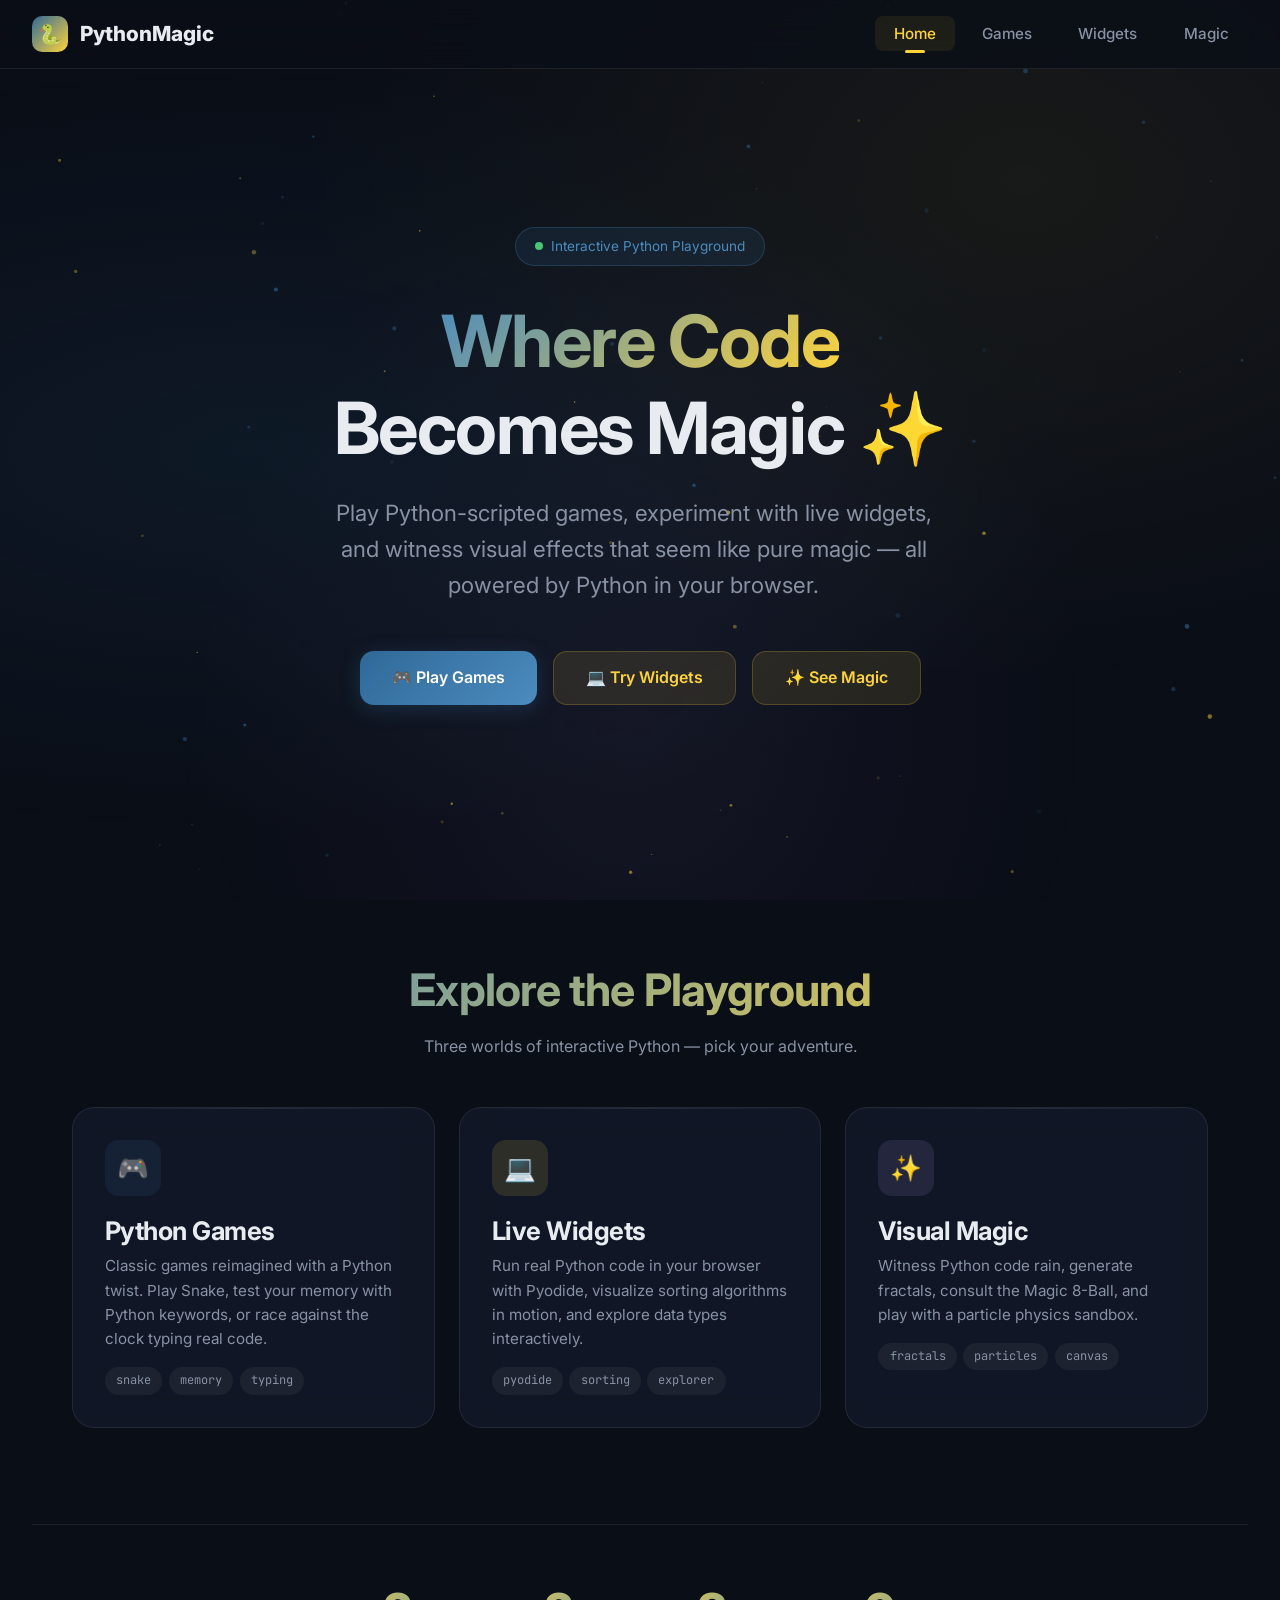
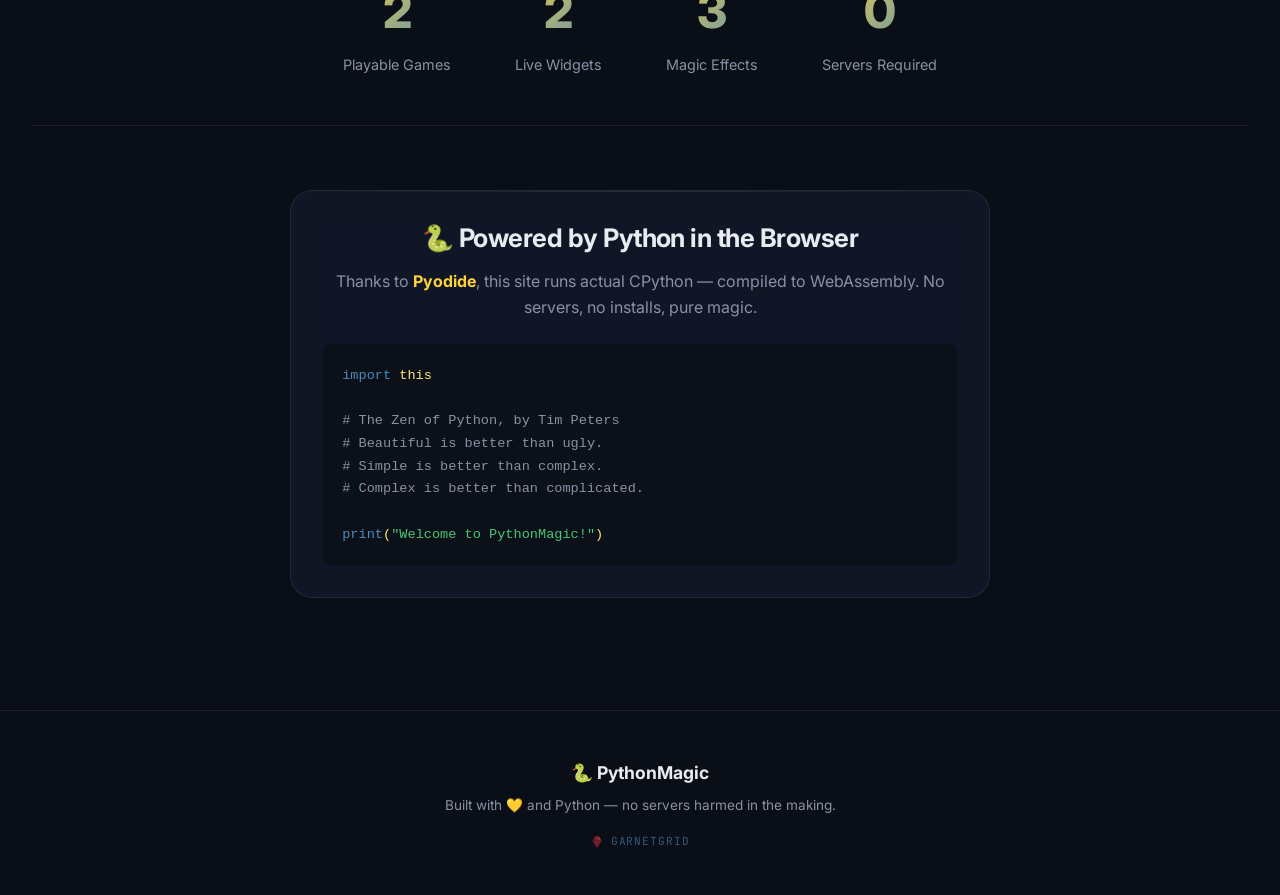
<file: index.html>
<!DOCTYPE html>
<html lang="en">

<head>
    <meta charset="UTF-8">
    <meta name="viewport" content="width=device-width, initial-scale=1.0">
    <title>PythonMagic — Where Code Becomes Magic</title>
    <meta name="description"
        content="Explore Python through interactive games, live widgets, and magical visual effects — all running in your browser.">
    <link rel="stylesheet" href="css/style.css">
    <link rel="icon"
        href="data:image/svg+xml,<svg xmlns='http://www.w3.org/2000/svg' viewBox='0 0 100 100'><text y='.9em' font-size='90'>🐍</text></svg>">
</head>

<body>

    <!-- Navigation -->
    <nav class="navbar" id="navbar">
        <a href="index.html" class="nav-brand">
            <span class="python-icon">🐍</span>
            PythonMagic
        </a>
        <button class="nav-toggle" id="navToggle" aria-label="Toggle menu">☰</button>
        <ul class="nav-links" id="navLinks">
            <li><a href="index.html" class="active">Home</a></li>
            <li><a href="games.html">Games</a></li>
            <li><a href="widgets.html">Widgets</a></li>
            <li><a href="magic.html">Magic</a></li>
        </ul>
    </nav>

    <!-- Hero -->
    <section class="hero" id="hero">
        <canvas id="hero-particles" style="position:absolute;inset:0;z-index:0;pointer-events:none;"></canvas>
        <div style="position:relative;z-index:1;">
            <div class="hero-badge">
                <span class="pulse"></span>
                Interactive Python Playground
            </div>
            <h1><span class="gradient-text">Where Code</span><br>Becomes Magic ✨</h1>
            <p class="subtitle">
                Play Python-scripted games, experiment with live widgets, and witness
                visual effects that seem like pure magic — all powered by Python in your browser.
            </p>
            <div class="hero-cta">
                <a href="games.html" class="btn btn-primary">🎮 Play Games</a>
                <a href="widgets.html" class="btn btn-secondary">💻 Try Widgets</a>
                <a href="magic.html" class="btn btn-secondary">✨ See Magic</a>
            </div>
        </div>
    </section>

    <!-- Features -->
    <section class="features" id="features">
        <h2 class="gradient-text">Explore the Playground</h2>
        <p class="section-subtitle">Three worlds of interactive Python — pick your adventure.</p>
        <div class="feature-grid">
            <a href="games.html" class="feature-card glass-card">
                <div class="card-icon">🎮</div>
                <h3>Python Games</h3>
                <p>Classic games reimagined with a Python twist. Play Snake, test your memory with Python keywords, or
                    race against the clock typing real code.</p>
                <div class="card-tags">
                    <span class="tag">snake</span>
                    <span class="tag">memory</span>
                    <span class="tag">typing</span>
                </div>
            </a>
            <a href="widgets.html" class="feature-card glass-card">
                <div class="card-icon">💻</div>
                <h3>Live Widgets</h3>
                <p>Run real Python code in your browser with Pyodide, visualize sorting algorithms in motion, and
                    explore data types interactively.</p>
                <div class="card-tags">
                    <span class="tag">pyodide</span>
                    <span class="tag">sorting</span>
                    <span class="tag">explorer</span>
                </div>
            </a>
            <a href="magic.html" class="feature-card glass-card">
                <div class="card-icon">✨</div>
                <h3>Visual Magic</h3>
                <p>Witness Python code rain, generate fractals, consult the Magic 8-Ball, and play with a particle
                    physics sandbox.</p>
                <div class="card-tags">
                    <span class="tag">fractals</span>
                    <span class="tag">particles</span>
                    <span class="tag">canvas</span>
                </div>
            </a>
        </div>
    </section>

    <!-- Stats -->
    <div class="stats">
        <div class="stat-item">
            <div class="stat-number" data-target="3">0</div>
            <div class="stat-label">Playable Games</div>
        </div>
        <div class="stat-item">
            <div class="stat-number" data-target="3">0</div>
            <div class="stat-label">Live Widgets</div>
        </div>
        <div class="stat-item">
            <div class="stat-number" data-target="4">0</div>
            <div class="stat-label">Magic Effects</div>
        </div>
        <div class="stat-item">
            <div class="stat-number" data-target="0">0</div>
            <div class="stat-label">Servers Required</div>
        </div>
    </div>

    <!-- Code Showcase -->
    <section class="section" style="padding-top:4rem;">
        <div class="glass-card" style="max-width:700px;margin:0 auto;text-align:center;">
            <h3 style="margin-bottom:1rem;">🐍 Powered by Python in the Browser</h3>
            <p style="color:var(--text-secondary);margin-bottom:1.5rem;">
                Thanks to <strong style="color:var(--py-yellow);">Pyodide</strong>, this site runs actual
                CPython — compiled to WebAssembly. No servers, no installs, pure magic.
            </p>
            <pre
                style="background:rgba(0,0,0,0.3);padding:1.2rem;border-radius:var(--radius-sm);text-align:left;font-family:var(--font-code);font-size:0.85rem;color:var(--text-code);overflow-x:auto;"><code><span style="color:var(--py-blue-light)">import</span> this

<span style="color:var(--text-secondary)"># The Zen of Python, by Tim Peters</span>
<span style="color:var(--text-secondary)"># Beautiful is better than ugly.</span>
<span style="color:var(--text-secondary)"># Simple is better than complex.</span>
<span style="color:var(--text-secondary)"># Complex is better than complicated.</span>

<span style="color:var(--py-blue-light)">print</span>(<span style="color:var(--accent-green)">"Welcome to PythonMagic!"</span>)</code></pre>
        </div>
    </section>

    <!-- Footer -->
    <footer class="site-footer">
        <div class="footer-brand">🐍 PythonMagic</div>
        <p>Built with 💛 and Python — no servers harmed in the making.</p>
        <a href="https://garnetgrid.com" target="_blank" rel="noopener" class="garnetgrid-badge"
            title="Built by GarnetGrid">
            <svg xmlns="http://www.w3.org/2000/svg" viewBox="0 0 24 24" width="14" height="14"
                style="width:14px;height:14px;min-width:14px">
                <defs>
                    <linearGradient id="gf1" x1="0%" y1="0%" x2="100%" y2="100%">
                        <stop offset="0%" stop-color="#9b1b30" />
                        <stop offset="100%" stop-color="#d4374a" />
                    </linearGradient>
                    <linearGradient id="gf2" x1="100%" y1="0%" x2="0%" y2="100%">
                        <stop offset="0%" stop-color="#e63946" />
                        <stop offset="100%" stop-color="#7a1525" />
                    </linearGradient>
                    <linearGradient id="gf3" x1="50%" y1="0%" x2="50%" y2="100%">
                        <stop offset="0%" stop-color="#ff6b6b" />
                        <stop offset="100%" stop-color="#c0392b" />
                    </linearGradient>
                </defs>
                <style>
                    @keyframes facet-shimmer {

                        0%,
                        100% {
                            opacity: 0
                        }

                        15% {
                            opacity: .9
                        }

                        30% {
                            opacity: 0
                        }
                    }

                    @keyframes gem-rotate {

                        0%,
                        100% {
                            transform: rotate(0) scale(1)
                        }

                        25% {
                            transform: rotate(3deg) scale(1.02)
                        }

                        75% {
                            transform: rotate(-3deg) scale(1.02)
                        }
                    }

                    @keyframes sparkle-pop {

                        0%,
                        100% {
                            opacity: 0;
                            transform: scale(0)
                        }

                        50% {
                            opacity: 1;
                            transform: scale(1)
                        }
                    }

                    .gem-body {
                        transform-origin: 12px 12px;
                        animation: gem-rotate 4s ease-in-out infinite
                    }

                    .shimmer-1 {
                        animation: facet-shimmer 3s ease-in-out infinite
                    }

                    .shimmer-2 {
                        animation: facet-shimmer 3s ease-in-out infinite;
                        animation-delay: 1s
                    }

                    .shimmer-3 {
                        animation: facet-shimmer 3s ease-in-out infinite;
                        animation-delay: 2s
                    }

                    .sparkle {
                        transform-origin: center;
                        animation: sparkle-pop 2.5s ease-in-out infinite
                    }

                    .sparkle:nth-child(2) {
                        animation-delay: .8s
                    }

                    .sparkle:nth-child(3) {
                        animation-delay: 1.6s
                    }
                </style>
                <g class="gem-body">
                    <polygon points="12,22 4,10 20,10" fill="url(#gf1)" />
                    <polygon points="4,10 8,3 12,6 12,10" fill="url(#gf2)" />
                    <polygon points="20,10 16,3 12,6 12,10" fill="url(#gf3)" />
                    <polygon points="8,3 12,1.5 16,3 12,6" fill="#e63946" />
                    <polygon points="4,10 12,10 12,22" fill="url(#gf2)" opacity=".7" />
                    <polygon points="20,10 12,10 12,22" fill="url(#gf1)" opacity=".8" />
                    <polygon class="shimmer-1" points="4,10 12,10 12,22" fill="white" opacity="0" />
                    <polygon class="shimmer-2" points="20,10 12,10 12,22" fill="white" opacity="0" />
                    <polygon class="shimmer-3" points="8,3 12,1.5 16,3 12,6" fill="white" opacity="0" />
                </g>
                <g>
                    <circle class="sparkle" cx="3" cy="5" r=".8" fill="white" opacity="0" />
                    <circle class="sparkle" cx="21" cy="4" r=".6" fill="white" opacity="0" />
                    <circle class="sparkle" cx="22" cy="16" r=".7" fill="white" opacity="0" />
                </g>
            </svg>
            GarnetGrid
        </a>
    </footer>

    <script src="js/main.js"></script>
    <script src="js/protect.js"></script>
</body>

</html>
</file>
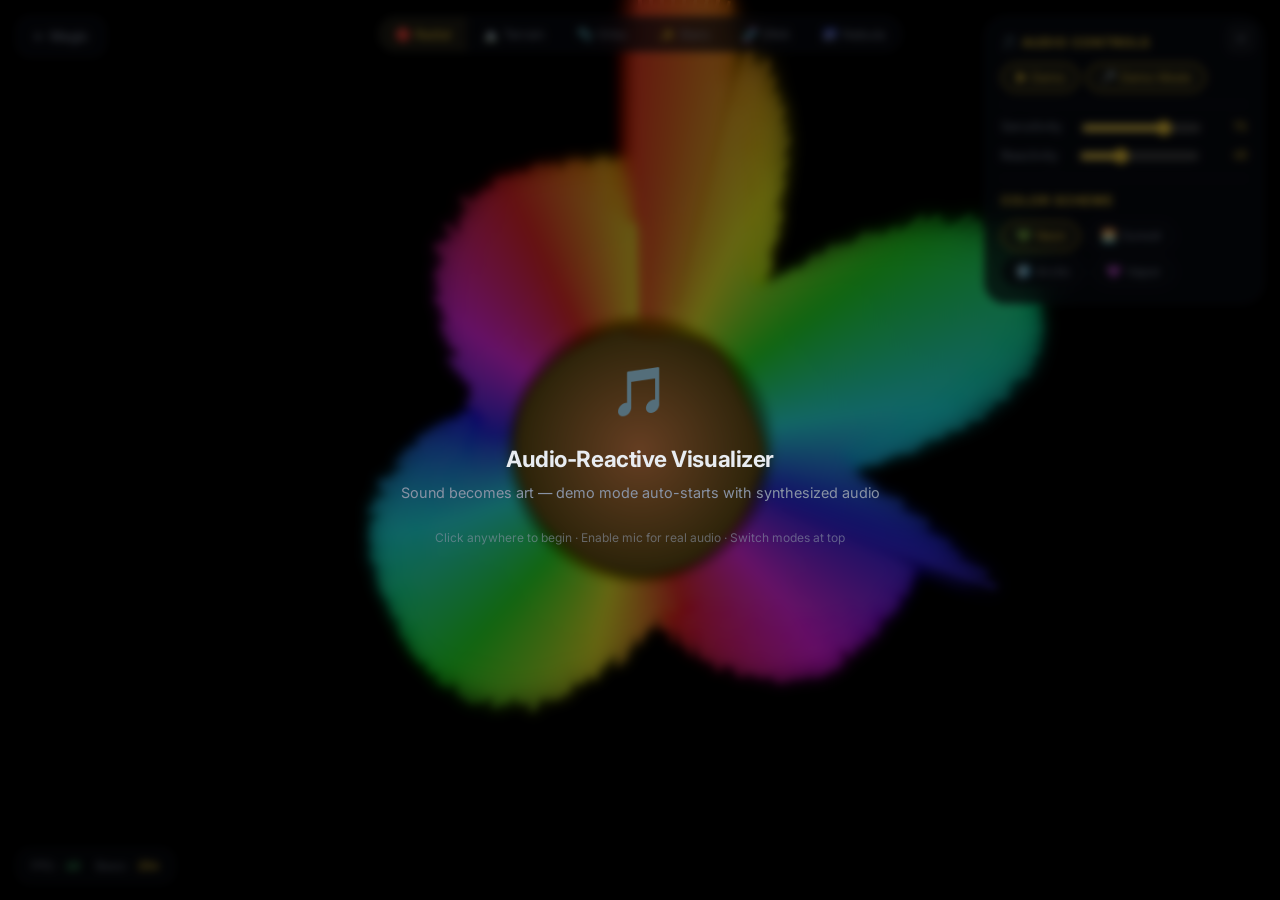
<file: audio-visualizer.html>
<!DOCTYPE html>
<html lang="en">

<head>
    <meta charset="UTF-8">
    <meta name="viewport" content="width=device-width, initial-scale=1.0">
    <title>Audio-Reactive Visualizer — PythonMagic</title>
    <meta name="description"
        content="Full-screen audio-reactive visualizer with 6 render modes and real-time microphone input.">
    <link rel="stylesheet" href="css/style.css">
    <link rel="icon"
        href="data:image/svg+xml,<svg xmlns='http://www.w3.org/2000/svg' viewBox='0 0 100 100'><text y='.9em' font-size='90'>🎵</text></svg>">
</head>

<body>
    <!-- Full-screen canvas -->
    <div class="viz-fullpage">
        <canvas id="audio-canvas"></canvas>
    </div>

    <!-- Back button -->
    <a href="magic.html" class="viz-back-btn">← Magic</a>

    <!-- Mode selector bar (top center) -->
    <div class="viz-mode-bar" id="audio-modes">
        <button class="active" data-mode="radial">🔴 Radial</button>
        <button data-mode="terrain">🏔️ Terrain</button>
        <button data-mode="orbs">🫧 Orbs</button>
        <button data-mode="starfield">✨ Stars</button>
        <button data-mode="dna">🧬 DNA</button>
        <button data-mode="nebula">🌌 Nebula</button>
    </div>

    <!-- Floating right panel -->
    <div class="viz-controls-panel viz-panel-right" id="audio-panel">
        <button class="viz-panel-toggle" id="audio-toggle">✕</button>
        <div class="viz-panel-body">
            <div class="viz-panel-title">🎵 Audio Controls</div>

            <!-- Source buttons -->
            <div style="display:flex;gap:0.4rem;margin-bottom:0.75rem;">
                <button class="viz-preset-pill active" id="audio-demo-btn">▶ Demo</button>
                <button class="viz-preset-pill" id="audio-mic-btn">🎤 Mic Off</button>
            </div>

            <hr class="viz-panel-divider">

            <div class="viz-control-row">
                <label>Sensitivity</label>
                <input type="range" id="audio-sensitivity" min="10" max="100" value="75">
                <span class="viz-val" id="audio-sens-val">75</span>
            </div>
            <div class="viz-control-row">
                <label>Reactivity</label>
                <input type="range" id="audio-reactivity" min="10" max="100" value="40">
                <span class="viz-val" id="audio-react-val">40</span>
            </div>

            <hr class="viz-panel-divider">
            <div class="viz-panel-title">Color Scheme</div>
            <div style="display:flex;gap:0.4rem;flex-wrap:wrap;">
                <button class="viz-preset-pill active" data-color="neon">💚 Neon</button>
                <button class="viz-preset-pill" data-color="sunset">🌅 Sunset</button>
                <button class="viz-preset-pill" data-color="arctic">🧊 Arctic</button>
                <button class="viz-preset-pill" data-color="vapor">💜 Vapor</button>
            </div>
        </div>
    </div>

    <!-- HUD -->
    <div class="viz-hud">
        <span>FPS: <strong id="audio-fps">60</strong></span>
        <span>Bass: <strong id="audio-bass" style="color:var(--py-yellow)">0</strong></span>
    </div>

    <!-- Onboarding -->
    <div class="viz-onboarding" id="audio-onboarding">
        <div class="viz-onboarding-content">
            <div class="viz-onboard-icon">🎵</div>
            <h2>Audio-Reactive Visualizer</h2>
            <p>Sound becomes art — demo mode auto-starts with synthesized audio</p>
            <div class="viz-onboard-hint">Click anywhere to begin · Enable mic for real audio · Switch modes at top
            </div>
        </div>
    </div>

    <script src="js/magic-audio.js"></script>
    <script src="js/protect.js"></script>
</body>

</html>
</file>
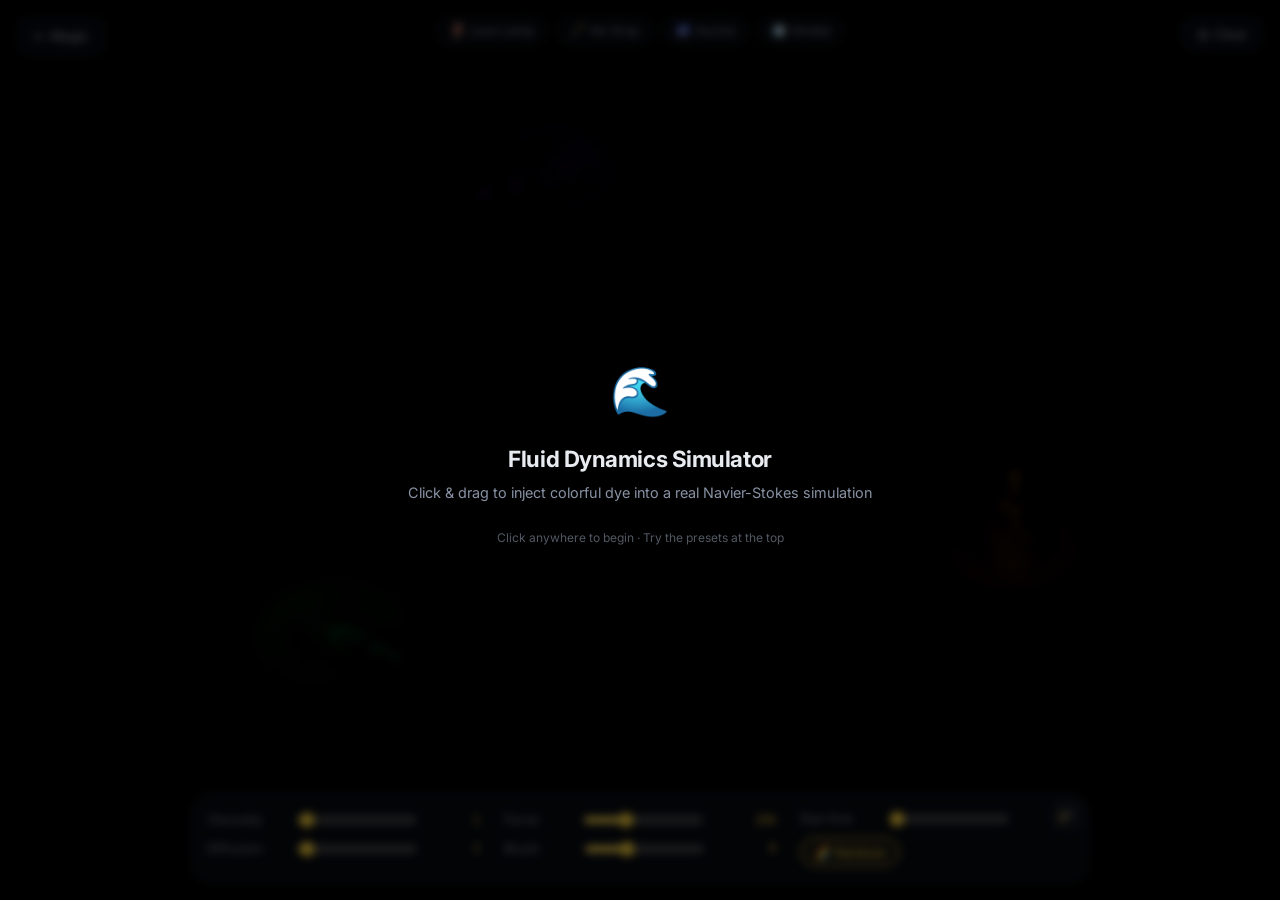
<file: fluid-dynamics.html>
<!DOCTYPE html>
<html lang="en">

<head>
    <meta charset="UTF-8">
    <meta name="viewport" content="width=device-width, initial-scale=1.0">
    <title>Fluid Dynamics — PythonMagic</title>
    <meta name="description"
        content="Full-screen 2D Navier-Stokes fluid dynamics simulator with real-time dye injection.">
    <link rel="stylesheet" href="css/style.css">
    <link rel="icon"
        href="data:image/svg+xml,<svg xmlns='http://www.w3.org/2000/svg' viewBox='0 0 100 100'><text y='.9em' font-size='90'>🌊</text></svg>">
</head>

<body>
    <!-- Full-screen canvas -->
    <div class="viz-fullpage" style="cursor:crosshair;">
        <canvas id="fluid-canvas"></canvas>
    </div>

    <!-- Back button -->
    <a href="magic.html" class="viz-back-btn">← Magic</a>

    <!-- Floating action -->
    <div class="viz-fab" style="top:1rem;right:1rem;">
        <button class="viz-fab-btn" id="fluid-clear">🗑 Clear</button>
    </div>

    <!-- Preset bar (top center) -->
    <div class="viz-preset-bar" style="top:1rem;left:50%;transform:translateX(-50%);">
        <button class="viz-preset-pill fluid-preset" data-preset="lava">🌋 Lava Lamp</button>
        <button class="viz-preset-pill fluid-preset" data-preset="ink">🖋️ Ink Drop</button>
        <button class="viz-preset-pill fluid-preset" data-preset="aurora">🌌 Aurora</button>
        <button class="viz-preset-pill fluid-preset" data-preset="smoke">💨 Smoke</button>
    </div>

    <!-- Floating bottom panel -->
    <div class="viz-controls-panel viz-panel-bottom" id="fluid-panel">
        <button class="viz-panel-toggle" id="fluid-toggle">✕</button>
        <div class="viz-panel-body" style="display:flex;gap:1.5rem;flex-wrap:wrap;align-items:flex-end;">
            <div style="flex:1;min-width:150px;">
                <div class="viz-control-row">
                    <label>Viscosity</label>
                    <input type="range" id="fluid-viscosity" min="0" max="50" value="1">
                    <span class="viz-val" id="fluid-visc-val">1</span>
                </div>
                <div class="viz-control-row">
                    <label>Diffusion</label>
                    <input type="range" id="fluid-diffusion" min="0" max="50" value="1">
                    <span class="viz-val" id="fluid-diff-val">1</span>
                </div>
            </div>
            <div style="flex:1;min-width:150px;">
                <div class="viz-control-row">
                    <label>Force</label>
                    <input type="range" id="fluid-force" min="50" max="500" value="200">
                    <span class="viz-val" id="fluid-force-val">200</span>
                </div>
                <div class="viz-control-row">
                    <label>Brush</label>
                    <input type="range" id="fluid-brush" min="2" max="20" value="8">
                    <span class="viz-val" id="fluid-brush-val">8</span>
                </div>
            </div>
            <div style="flex:1;min-width:150px;">
                <div class="viz-control-row">
                    <label>Dye Hue</label>
                    <input type="range" id="fluid-hue" min="0" max="360" value="0">
                    <span class="viz-val" id="fluid-hue-val">0°</span>
                </div>
                <div style="display:flex;gap:0.4rem;margin-top:0.3rem;">
                    <button class="viz-preset-pill active" id="fluid-rainbow">🌈 Rainbow</button>
                </div>
            </div>
        </div>
    </div>

    <!-- Onboarding -->
    <div class="viz-onboarding" id="fluid-onboarding">
        <div class="viz-onboarding-content">
            <div class="viz-onboard-icon">🌊</div>
            <h2>Fluid Dynamics Simulator</h2>
            <p>Click & drag to inject colorful dye into a real Navier-Stokes simulation</p>
            <div class="viz-onboard-hint">Click anywhere to begin · Try the presets at the top</div>
        </div>
    </div>

    <script src="js/magic-fluid.js"></script>
    <script src="js/protect.js"></script>
</body>

</html>
</file>
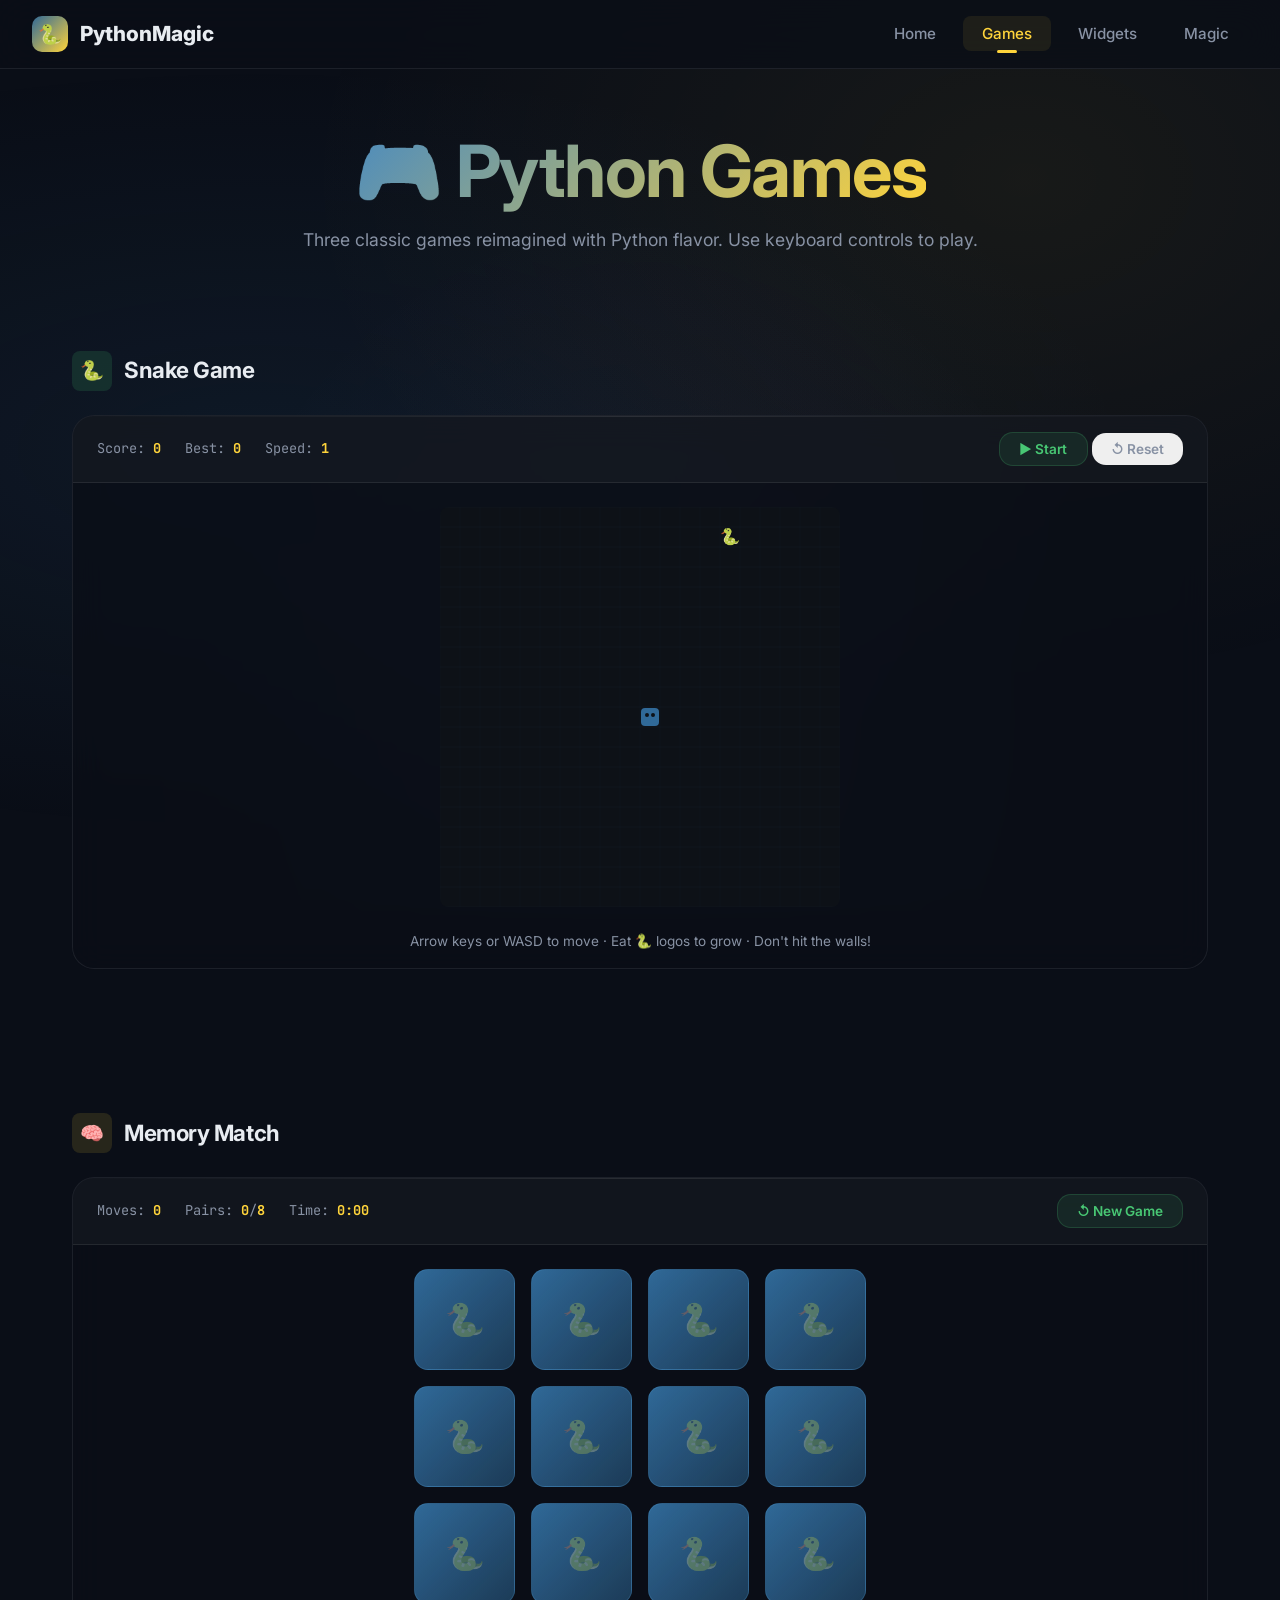
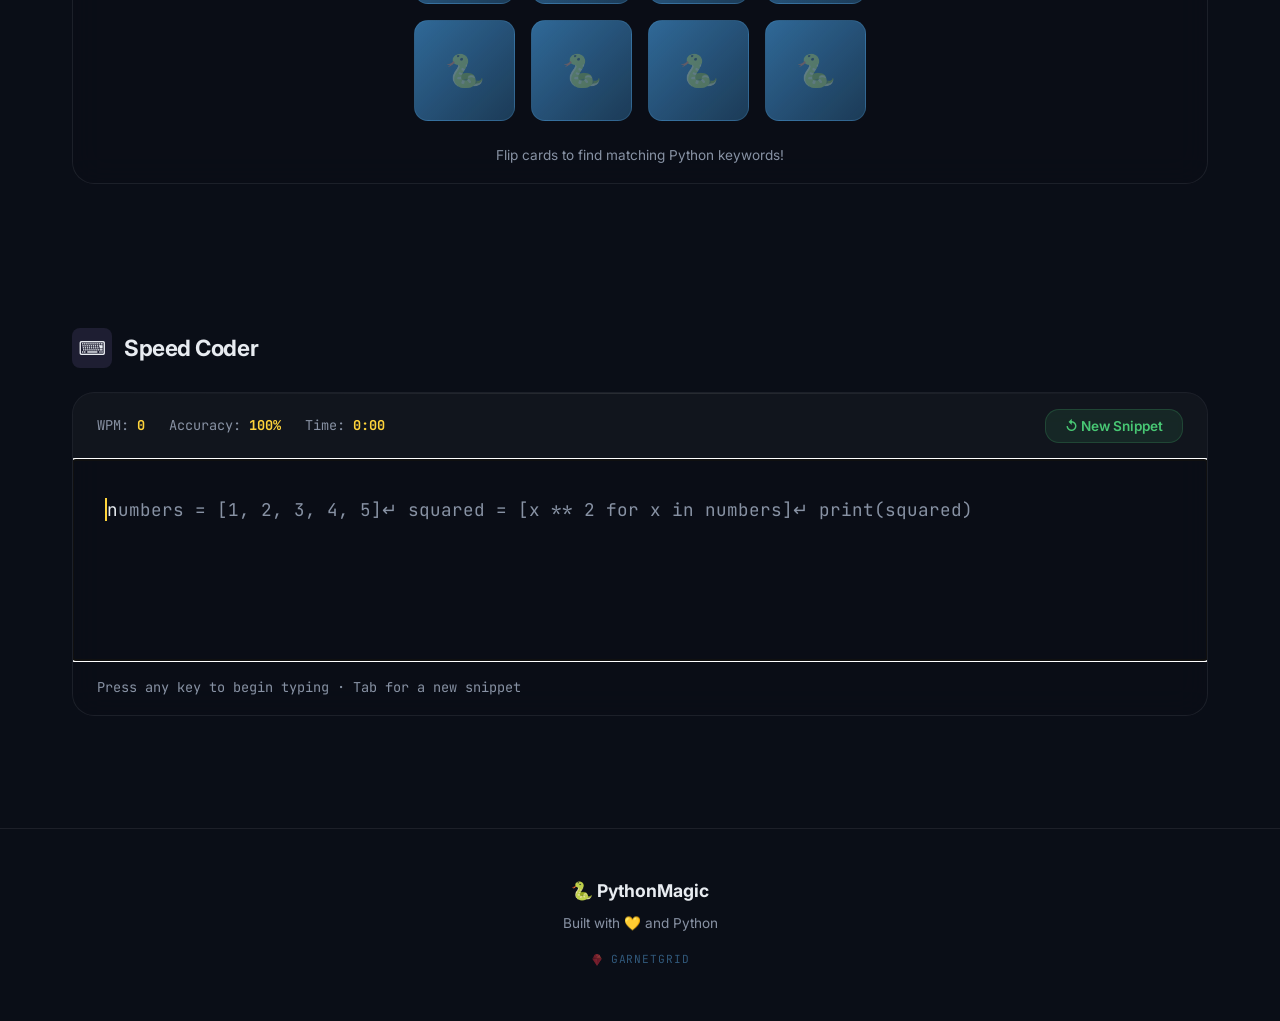
<file: games.html>
<!DOCTYPE html>
<html lang="en">

<head>
    <meta charset="UTF-8">
    <meta name="viewport" content="width=device-width, initial-scale=1.0">
    <title>Games — PythonMagic</title>
    <meta name="description"
        content="Play Python-themed games: Snake, Memory Match, and Speed Coding — all in the browser.">
    <link rel="stylesheet" href="css/style.css">
    <link rel="icon"
        href="data:image/svg+xml,<svg xmlns='http://www.w3.org/2000/svg' viewBox='0 0 100 100'><text y='.9em' font-size='90'>🐍</text></svg>">
</head>

<body>

    <!-- Navigation -->
    <nav class="navbar" id="navbar">
        <a href="index.html" class="nav-brand">
            <span class="python-icon">🐍</span>
            PythonMagic
        </a>
        <button class="nav-toggle" id="navToggle" aria-label="Toggle menu">☰</button>
        <ul class="nav-links" id="navLinks">
            <li><a href="index.html">Home</a></li>
            <li><a href="games.html" class="active">Games</a></li>
            <li><a href="widgets.html">Widgets</a></li>
            <li><a href="magic.html">Magic</a></li>
        </ul>
    </nav>

    <!-- Page Header -->
    <div class="page-header">
        <h1><span class="gradient-text">🎮 Python Games</span></h1>
        <p class="subtitle">Three classic games reimagined with Python flavor. Use keyboard controls to play.</p>
    </div>

    <!-- Snake Game -->
    <section class="section game-container" id="snake-section">
        <h2 class="section-title"><span class="icon" style="background:rgba(72,199,116,0.15)">🐍</span> Snake Game</h2>
        <div class="game-area glass-card" style="padding:0;">
            <div class="game-toolbar">
                <div class="game-info">
                    <span>Score: <strong id="snake-score">0</strong></span>
                    <span>Best: <strong id="snake-best">0</strong></span>
                    <span>Speed: <strong id="snake-speed">1</strong></span>
                </div>
                <div>
                    <button class="btn btn-game btn-sm" id="snake-start">▶ Start</button>
                    <button class="btn btn-sm" id="snake-reset" style="color:var(--text-secondary)">↺ Reset</button>
                </div>
            </div>
            <div class="game-canvas-wrapper">
                <canvas id="snake-canvas" width="400" height="400"></canvas>
            </div>
            <p style="text-align:center;padding:0 1rem 1rem;color:var(--text-secondary);font-size:0.85rem;">
                Arrow keys or WASD to move · Eat 🐍 logos to grow · Don't hit the walls!
            </p>
        </div>
    </section>

    <!-- Memory Match -->
    <section class="section game-container" id="memory-section">
        <h2 class="section-title"><span class="icon" style="background:rgba(255,212,59,0.12)">🧠</span> Memory Match
        </h2>
        <div class="game-area glass-card" style="padding:0;">
            <div class="game-toolbar">
                <div class="game-info">
                    <span>Moves: <strong id="memory-moves">0</strong></span>
                    <span>Pairs: <strong id="memory-pairs">0</strong>/<strong id="memory-total">8</strong></span>
                    <span>Time: <strong id="memory-time">0:00</strong></span>
                </div>
                <button class="btn btn-game btn-sm" id="memory-reset">↺ New Game</button>
            </div>
            <div class="memory-grid" id="memory-grid"></div>
            <p style="text-align:center;padding:0 1rem 1rem;color:var(--text-secondary);font-size:0.85rem;">
                Flip cards to find matching Python keywords!
            </p>
        </div>
    </section>

    <!-- Typing Challenge -->
    <section class="section game-container" id="typing-section">
        <h2 class="section-title"><span class="icon" style="background:rgba(183,148,244,0.12)">⌨️</span> Speed Coder
        </h2>
        <div class="game-area glass-card" style="padding:0;">
            <div class="game-toolbar">
                <div class="game-info">
                    <span>WPM: <strong id="typing-wpm">0</strong></span>
                    <span>Accuracy: <strong id="typing-accuracy">100%</strong></span>
                    <span>Time: <strong id="typing-time">0:00</strong></span>
                </div>
                <button class="btn btn-game btn-sm" id="typing-reset">↺ New Snippet</button>
            </div>
            <div class="typing-display" id="typing-display" tabindex="0"></div>
            <div class="typing-stats">
                <span>Press any key to begin typing · Tab for a new snippet</span>
            </div>
        </div>
    </section>

    <!-- Footer -->
    <footer class="site-footer">
        <div class="footer-brand">🐍 PythonMagic</div>
        <p>Built with 💛 and Python</p>
        <a href="https://garnetgrid.com" target="_blank" rel="noopener" class="garnetgrid-badge"
            title="Built by GarnetGrid">
            <svg xmlns="http://www.w3.org/2000/svg" viewBox="0 0 24 24" width="14" height="14"
                style="width:14px;height:14px;min-width:14px">
                <defs>
                    <linearGradient id="gf1" x1="0%" y1="0%" x2="100%" y2="100%">
                        <stop offset="0%" stop-color="#9b1b30" />
                        <stop offset="100%" stop-color="#d4374a" />
                    </linearGradient>
                    <linearGradient id="gf2" x1="100%" y1="0%" x2="0%" y2="100%">
                        <stop offset="0%" stop-color="#e63946" />
                        <stop offset="100%" stop-color="#7a1525" />
                    </linearGradient>
                    <linearGradient id="gf3" x1="50%" y1="0%" x2="50%" y2="100%">
                        <stop offset="0%" stop-color="#ff6b6b" />
                        <stop offset="100%" stop-color="#c0392b" />
                    </linearGradient>
                </defs>
                <style>
                    @keyframes facet-shimmer {

                        0%,
                        100% {
                            opacity: 0
                        }

                        15% {
                            opacity: .9
                        }

                        30% {
                            opacity: 0
                        }
                    }

                    @keyframes gem-rotate {

                        0%,
                        100% {
                            transform: rotate(0) scale(1)
                        }

                        25% {
                            transform: rotate(3deg) scale(1.02)
                        }

                        75% {
                            transform: rotate(-3deg) scale(1.02)
                        }
                    }

                    @keyframes sparkle-pop {

                        0%,
                        100% {
                            opacity: 0;
                            transform: scale(0)
                        }

                        50% {
                            opacity: 1;
                            transform: scale(1)
                        }
                    }

                    .gem-body {
                        transform-origin: 12px 12px;
                        animation: gem-rotate 4s ease-in-out infinite
                    }

                    .shimmer-1 {
                        animation: facet-shimmer 3s ease-in-out infinite
                    }

                    .shimmer-2 {
                        animation: facet-shimmer 3s ease-in-out infinite;
                        animation-delay: 1s
                    }

                    .shimmer-3 {
                        animation: facet-shimmer 3s ease-in-out infinite;
                        animation-delay: 2s
                    }

                    .sparkle {
                        transform-origin: center;
                        animation: sparkle-pop 2.5s ease-in-out infinite
                    }

                    .sparkle:nth-child(2) {
                        animation-delay: .8s
                    }

                    .sparkle:nth-child(3) {
                        animation-delay: 1.6s
                    }
                </style>
                <g class="gem-body">
                    <polygon points="12,22 4,10 20,10" fill="url(#gf1)" />
                    <polygon points="4,10 8,3 12,6 12,10" fill="url(#gf2)" />
                    <polygon points="20,10 16,3 12,6 12,10" fill="url(#gf3)" />
                    <polygon points="8,3 12,1.5 16,3 12,6" fill="#e63946" />
                    <polygon points="4,10 12,10 12,22" fill="url(#gf2)" opacity=".7" />
                    <polygon points="20,10 12,10 12,22" fill="url(#gf1)" opacity=".8" />
                    <polygon class="shimmer-1" points="4,10 12,10 12,22" fill="white" opacity="0" />
                    <polygon class="shimmer-2" points="20,10 12,10 12,22" fill="white" opacity="0" />
                    <polygon class="shimmer-3" points="8,3 12,1.5 16,3 12,6" fill="white" opacity="0" />
                </g>
                <g>
                    <circle class="sparkle" cx="3" cy="5" r=".8" fill="white" opacity="0" />
                    <circle class="sparkle" cx="21" cy="4" r=".6" fill="white" opacity="0" />
                    <circle class="sparkle" cx="22" cy="16" r=".7" fill="white" opacity="0" />
                </g>
            </svg>
            GarnetGrid
        </a>
    </footer>

    <script src="js/main.js"></script>
    <script src="js/games.js"></script>
    <script src="js/protect.js"></script>
</body>

</html>
</file>
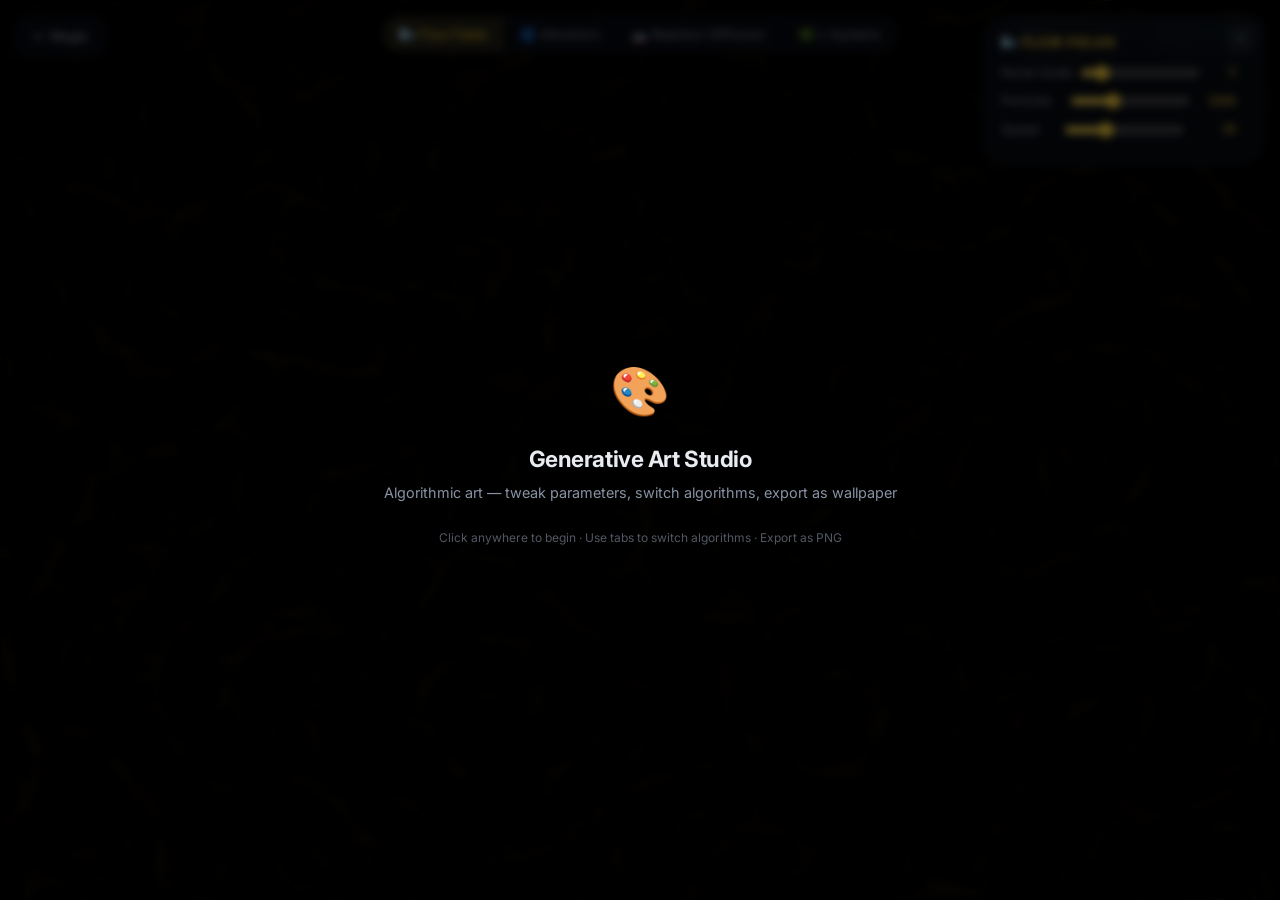
<file: generative-art.html>
<!DOCTYPE html>
<html lang="en">

<head>
    <meta charset="UTF-8">
    <meta name="viewport" content="width=device-width, initial-scale=1.0">
    <title>Generative Art Studio — PythonMagic</title>
    <meta name="description"
        content="Full-screen generative art studio with Flow Fields, Strange Attractors, Reaction-Diffusion, and L-Systems.">
    <link rel="stylesheet" href="css/style.css">
    <link rel="icon"
        href="data:image/svg+xml,<svg xmlns='http://www.w3.org/2000/svg' viewBox='0 0 100 100'><text y='.9em' font-size='90'>🎨</text></svg>">
</head>

<body>
    <!-- Full-screen canvas -->
    <div class="viz-fullpage">
        <canvas id="genart-canvas"></canvas>
    </div>

    <!-- Back button -->
    <a href="magic.html" class="viz-back-btn">← Magic</a>

    <!-- Algorithm tabs (top center) -->
    <div class="viz-mode-bar" id="genart-tabs">
        <button class="genart-tab active" data-algo="flowfield">🌬️ Flow Fields</button>
        <button class="genart-tab" data-algo="attractor">🌀 Attractors</button>
        <button class="genart-tab" data-algo="reaction">🧫 Reaction-Diffusion</button>
        <button class="genart-tab" data-algo="lsystem">🌿 L-Systems</button>
    </div>

    <!-- Floating action buttons -->
    <div class="viz-fab" style="top:1rem;right:1rem;">
        <button class="viz-fab-btn viz-primary" id="genart-randomize">🎲 Randomize</button>
        <button class="viz-fab-btn" id="genart-export" style="color:var(--accent-green)">📸 Export PNG</button>
    </div>

    <!-- Right panel - Flow Field controls -->
    <div class="viz-controls-panel viz-panel-right genart-algo-controls" id="genart-controls-flowfield">
        <button class="viz-panel-toggle genart-panel-toggle">✕</button>
        <div class="viz-panel-body">
            <div class="viz-panel-title">🌬️ Flow Fields</div>
            <div class="viz-control-row">
                <label>Noise Scale</label>
                <input type="range" id="genart-ff-scale" min="1" max="30" value="5">
                <span class="viz-val" id="genart-ff-scale-val">5</span>
            </div>
            <div class="viz-control-row">
                <label>Particles</label>
                <input type="range" id="genart-ff-count" min="500" max="5000" value="2000" step="100">
                <span class="viz-val" id="genart-ff-count-val">2000</span>
            </div>
            <div class="viz-control-row">
                <label>Speed</label>
                <input type="range" id="genart-ff-speed" min="5" max="50" value="20">
                <span class="viz-val" id="genart-ff-speed-val">20</span>
            </div>
        </div>
    </div>

    <!-- Right panel - Attractor controls -->
    <div class="viz-controls-panel viz-panel-right genart-algo-controls" id="genart-controls-attractor"
        style="display:none;">
        <button class="viz-panel-toggle genart-panel-toggle">✕</button>
        <div class="viz-panel-body">
            <div class="viz-panel-title">🌀 Strange Attractors</div>
            <div style="display:flex;gap:0.4rem;flex-wrap:wrap;margin-bottom:0.75rem;">
                <button class="viz-preset-pill genart-attractor-btn active" data-type="lorenz">Lorenz</button>
                <button class="viz-preset-pill genart-attractor-btn" data-type="aizawa">Aizawa</button>
                <button class="viz-preset-pill genart-attractor-btn" data-type="thomas">Thomas</button>
                <button class="viz-preset-pill genart-attractor-btn" data-type="halvorsen">Halvorsen</button>
            </div>
            <div class="viz-control-row">
                <label>Speed</label>
                <input type="range" id="genart-att-speed" min="1" max="30" value="10">
                <span class="viz-val" id="genart-att-speed-val">10</span>
            </div>
            <div class="viz-control-row">
                <label>Trail</label>
                <input type="range" id="genart-att-trail" min="1000" max="15000" value="5000" step="500">
                <span class="viz-val" id="genart-att-trail-val">5000</span>
            </div>
        </div>
    </div>

    <!-- Right panel - Reaction-Diffusion controls -->
    <div class="viz-controls-panel viz-panel-right genart-algo-controls" id="genart-controls-reaction"
        style="display:none;">
        <button class="viz-panel-toggle genart-panel-toggle">✕</button>
        <div class="viz-panel-body">
            <div class="viz-panel-title">🧫 Reaction-Diffusion</div>
            <div class="viz-control-row">
                <label>Feed Rate</label>
                <input type="range" id="genart-rd-feed" min="10" max="80" value="55">
                <span class="viz-val" id="genart-rd-feed-val">55</span>
            </div>
            <div class="viz-control-row">
                <label>Kill Rate</label>
                <input type="range" id="genart-rd-kill" min="45" max="70" value="62">
                <span class="viz-val" id="genart-rd-kill-val">62</span>
            </div>
            <hr class="viz-panel-divider">
            <div class="viz-panel-title">Patterns</div>
            <div style="display:flex;gap:0.4rem;flex-wrap:wrap;">
                <button class="viz-preset-pill genart-rd-preset" data-rdpreset="mitosis">🔬 Mitosis</button>
                <button class="viz-preset-pill genart-rd-preset" data-rdpreset="coral">🪸 Coral</button>
                <button class="viz-preset-pill genart-rd-preset" data-rdpreset="maze">🧩 Maze</button>
                <button class="viz-preset-pill genart-rd-preset" data-rdpreset="spots">🐆 Spots</button>
            </div>
        </div>
    </div>

    <!-- Right panel - L-System controls -->
    <div class="viz-controls-panel viz-panel-right genart-algo-controls" id="genart-controls-lsystem"
        style="display:none;">
        <button class="viz-panel-toggle genart-panel-toggle">✕</button>
        <div class="viz-panel-body">
            <div class="viz-panel-title">🌿 L-Systems</div>
            <div style="display:flex;gap:0.4rem;flex-wrap:wrap;margin-bottom:0.75rem;">
                <button class="viz-preset-pill genart-ls-preset active" data-lspreset="tree">🌳 Tree</button>
                <button class="viz-preset-pill genart-ls-preset" data-lspreset="bush">🌿 Bush</button>
                <button class="viz-preset-pill genart-ls-preset" data-lspreset="fern">🌾 Fern</button>
                <button class="viz-preset-pill genart-ls-preset" data-lspreset="snowflake">❄️ Snowflake</button>
            </div>
            <div class="viz-control-row">
                <label>Angle</label>
                <input type="range" id="genart-ls-angle" min="5" max="90" value="22">
                <span class="viz-val" id="genart-ls-angle-val">22</span>
            </div>
            <div class="viz-control-row">
                <label>Iterations</label>
                <input type="range" id="genart-ls-iter" min="1" max="7" value="4">
                <span class="viz-val" id="genart-ls-iter-val">4</span>
            </div>
        </div>
    </div>

    <!-- Onboarding -->
    <div class="viz-onboarding" id="genart-onboarding">
        <div class="viz-onboarding-content">
            <div class="viz-onboard-icon">🎨</div>
            <h2>Generative Art Studio</h2>
            <p>Algorithmic art — tweak parameters, switch algorithms, export as wallpaper</p>
            <div class="viz-onboard-hint">Click anywhere to begin · Use tabs to switch algorithms · Export as PNG</div>
        </div>
    </div>

    <script src="js/magic-genart.js"></script>
    <script src="js/protect.js"></script>
</body>

</html>
</file>
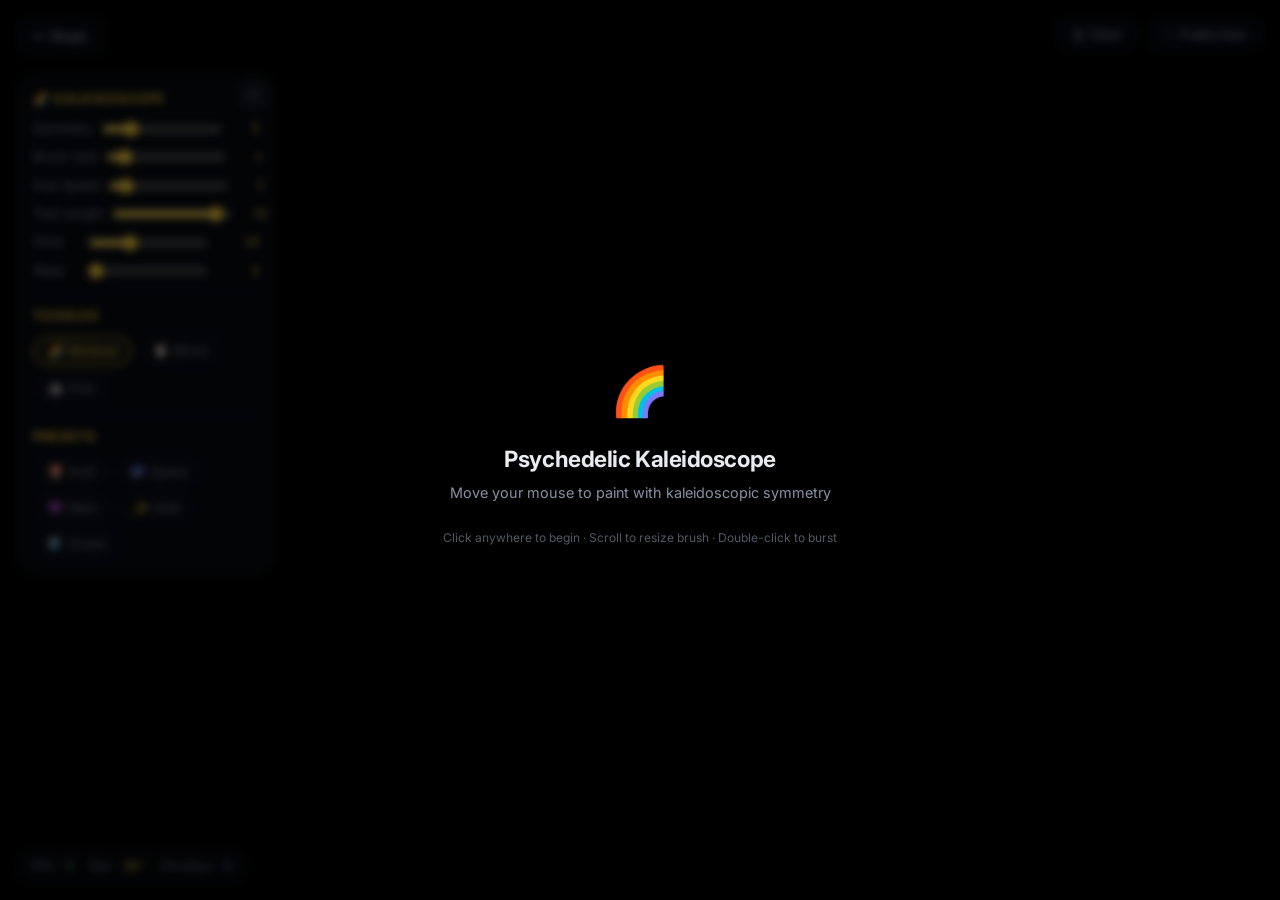
<file: kaleidoscope.html>
<!DOCTYPE html>
<html lang="en">

<head>
    <meta charset="UTF-8">
    <meta name="viewport" content="width=device-width, initial-scale=1.0">
    <title>Psychedelic Kaleidoscope — PythonMagic</title>
    <meta name="description"
        content="Full-screen psychedelic kaleidoscope with 8-fold symmetry, hue cycling, and warp effects.">
    <link rel="stylesheet" href="css/style.css">
    <link rel="icon"
        href="data:image/svg+xml,<svg xmlns='http://www.w3.org/2000/svg' viewBox='0 0 100 100'><text y='.9em' font-size='90'>🌈</text></svg>">
</head>

<body>
    <!-- Full-screen canvas -->
    <div class="viz-fullpage" id="kaleidoscope-wrap">
        <canvas id="kaleidoscope-canvas"></canvas>
    </div>

    <!-- Back button -->
    <a href="magic.html" class="viz-back-btn">← Magic</a>

    <!-- Floating left panel -->
    <div class="viz-controls-panel viz-panel-left" id="kscope-panel">
        <button class="viz-panel-toggle" id="kscope-toggle">✕</button>
        <div class="viz-panel-body">
            <div class="viz-panel-title">🌈 Kaleidoscope</div>

            <div class="viz-control-row">
                <label>Symmetry</label>
                <input type="range" id="kscope-symmetry" min="2" max="32" value="8">
                <span class="viz-val" id="kscope-sym-val">8</span>
            </div>
            <div class="viz-control-row">
                <label>Brush Size</label>
                <input type="range" id="kscope-brush" min="1" max="30" value="4">
                <span class="viz-val" id="kscope-brush-val">4</span>
            </div>
            <div class="viz-control-row">
                <label>Hue Speed</label>
                <input type="range" id="kscope-hue-speed" min="0" max="20" value="2">
                <span class="viz-val" id="kscope-hue-val">2</span>
            </div>
            <div class="viz-control-row">
                <label>Trail Length</label>
                <input type="range" id="kscope-trail" min="0" max="100" value="92">
                <span class="viz-val" id="kscope-trail-val">92</span>
            </div>
            <div class="viz-control-row">
                <label>Glow</label>
                <input type="range" id="kscope-glow" min="0" max="60" value="20">
                <span class="viz-val" id="kscope-glow-val">20</span>
            </div>
            <div class="viz-control-row">
                <label>Warp</label>
                <input type="range" id="kscope-warp" min="0" max="100" value="0">
                <span class="viz-val" id="kscope-warp-val">0</span>
            </div>

            <hr class="viz-panel-divider">
            <div class="viz-panel-title">Toggles</div>
            <div style="display:flex;gap:0.4rem;flex-wrap:wrap;margin-bottom:0.75rem;">
                <button class="viz-preset-pill active" id="kscope-rainbow">🌈 Rainbow</button>
                <button class="viz-preset-pill" id="kscope-mirror">🪞 Mirror</button>
                <button class="viz-preset-pill" id="kscope-auto-paint">🤖 Auto</button>
            </div>

            <hr class="viz-panel-divider">
            <div class="viz-panel-title">Presets</div>
            <div style="display:flex;gap:0.4rem;flex-wrap:wrap;">
                <button class="viz-preset-pill" data-preset="acid">🍄 Acid</button>
                <button class="viz-preset-pill" data-preset="space">🌌 Space</button>
                <button class="viz-preset-pill" data-preset="neon">💜 Neon</button>
                <button class="viz-preset-pill" data-preset="gold">✨ Gold</button>
                <button class="viz-preset-pill" data-preset="ocean">🌊 Ocean</button>
            </div>
        </div>
    </div>

    <!-- Floating action buttons -->
    <div class="viz-fab" style="top:1rem;right:1rem;">
        <button class="viz-fab-btn" id="kscope-clear">🗑 Clear</button>
        <button class="viz-fab-btn" id="kscope-fullscreen">⛶ Fullscreen</button>
    </div>

    <!-- HUD -->
    <div class="viz-hud">
        <span>FPS: <strong id="kscope-fps">60</strong></span>
        <span>Hue: <strong id="kscope-hue-display" style="color:var(--py-yellow)">0°</strong></span>
        <span>Strokes: <strong id="kscope-strokes" style="color:var(--py-blue-light)">0</strong></span>
    </div>

    <!-- Onboarding -->
    <div class="viz-onboarding" id="kscope-onboarding">
        <div class="viz-onboarding-content">
            <div class="viz-onboard-icon">🌈</div>
            <h2>Psychedelic Kaleidoscope</h2>
            <p>Move your mouse to paint with kaleidoscopic symmetry</p>
            <div class="viz-onboard-hint">Click anywhere to begin · Scroll to resize brush · Double-click to burst</div>
        </div>
    </div>

    <script src="js/magic-kaleidoscope.js"></script>
    <script src="js/protect.js"></script>
</body>

</html>
</file>
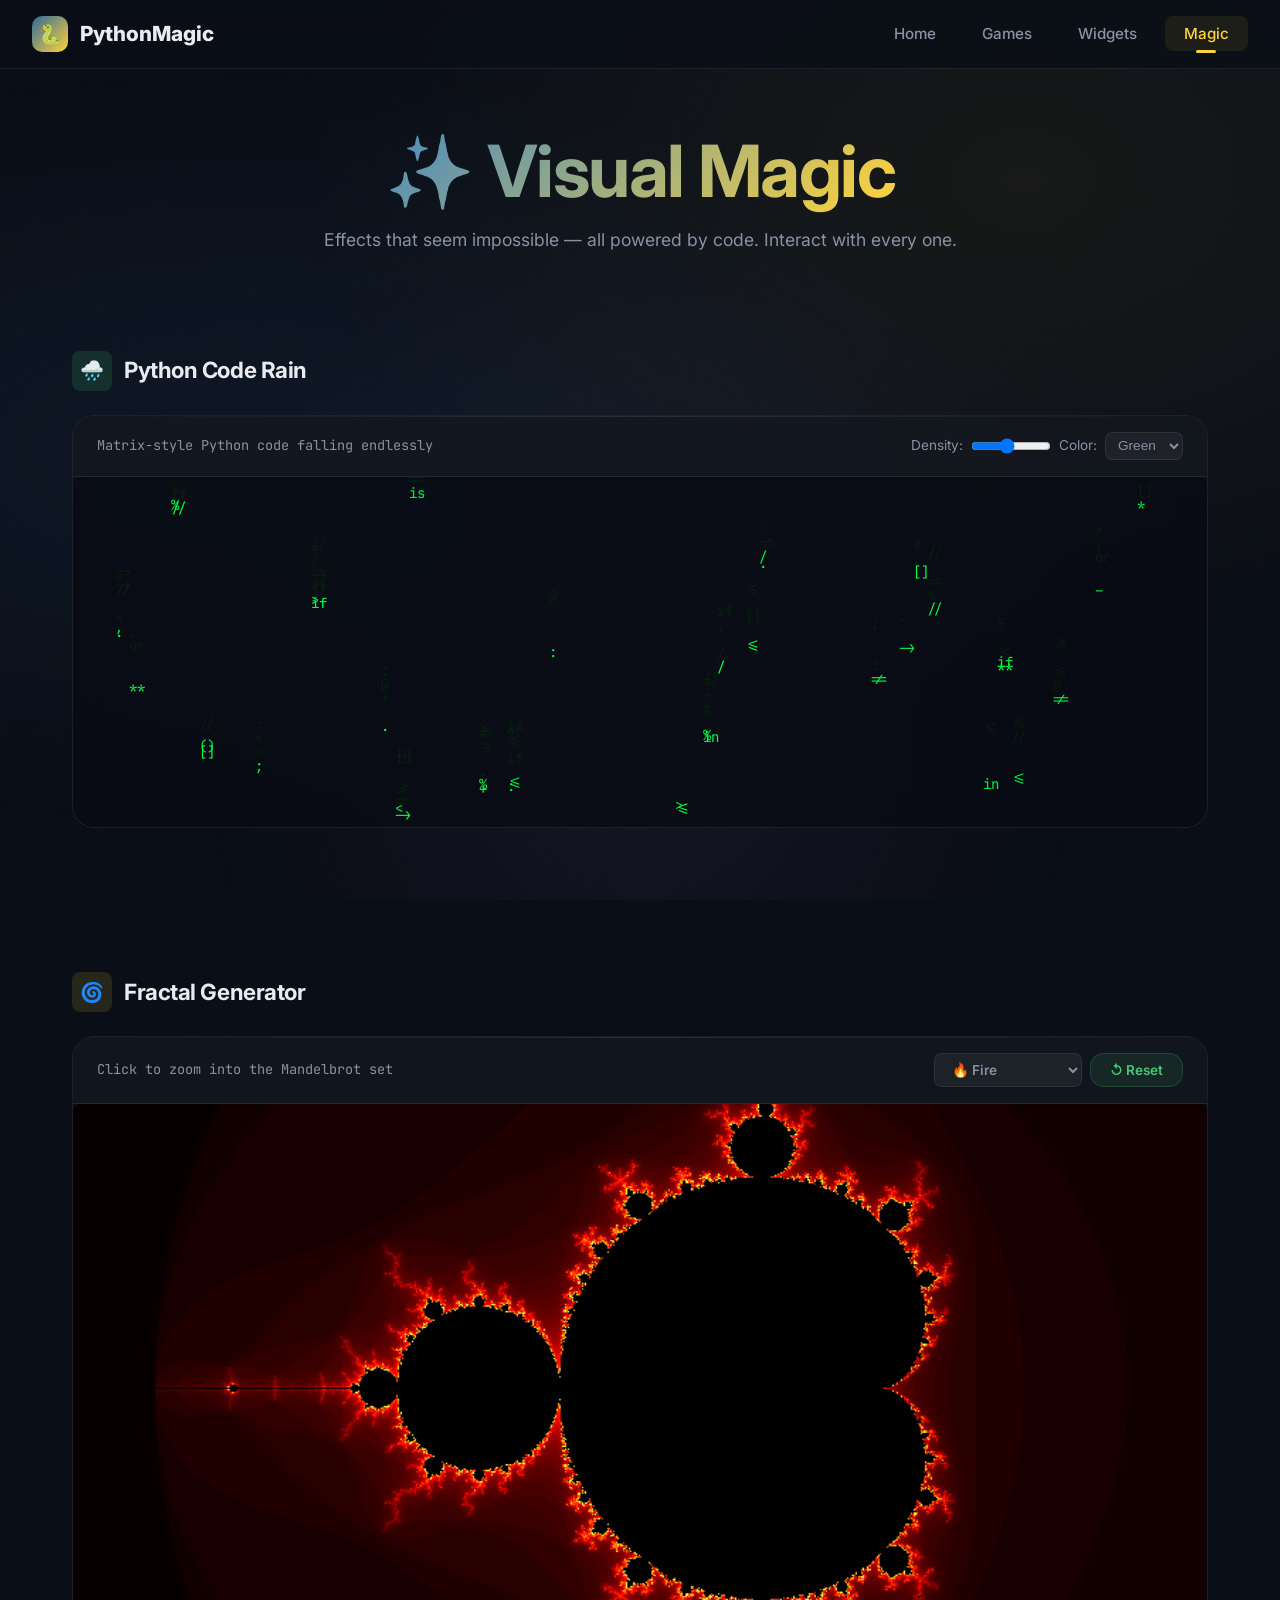
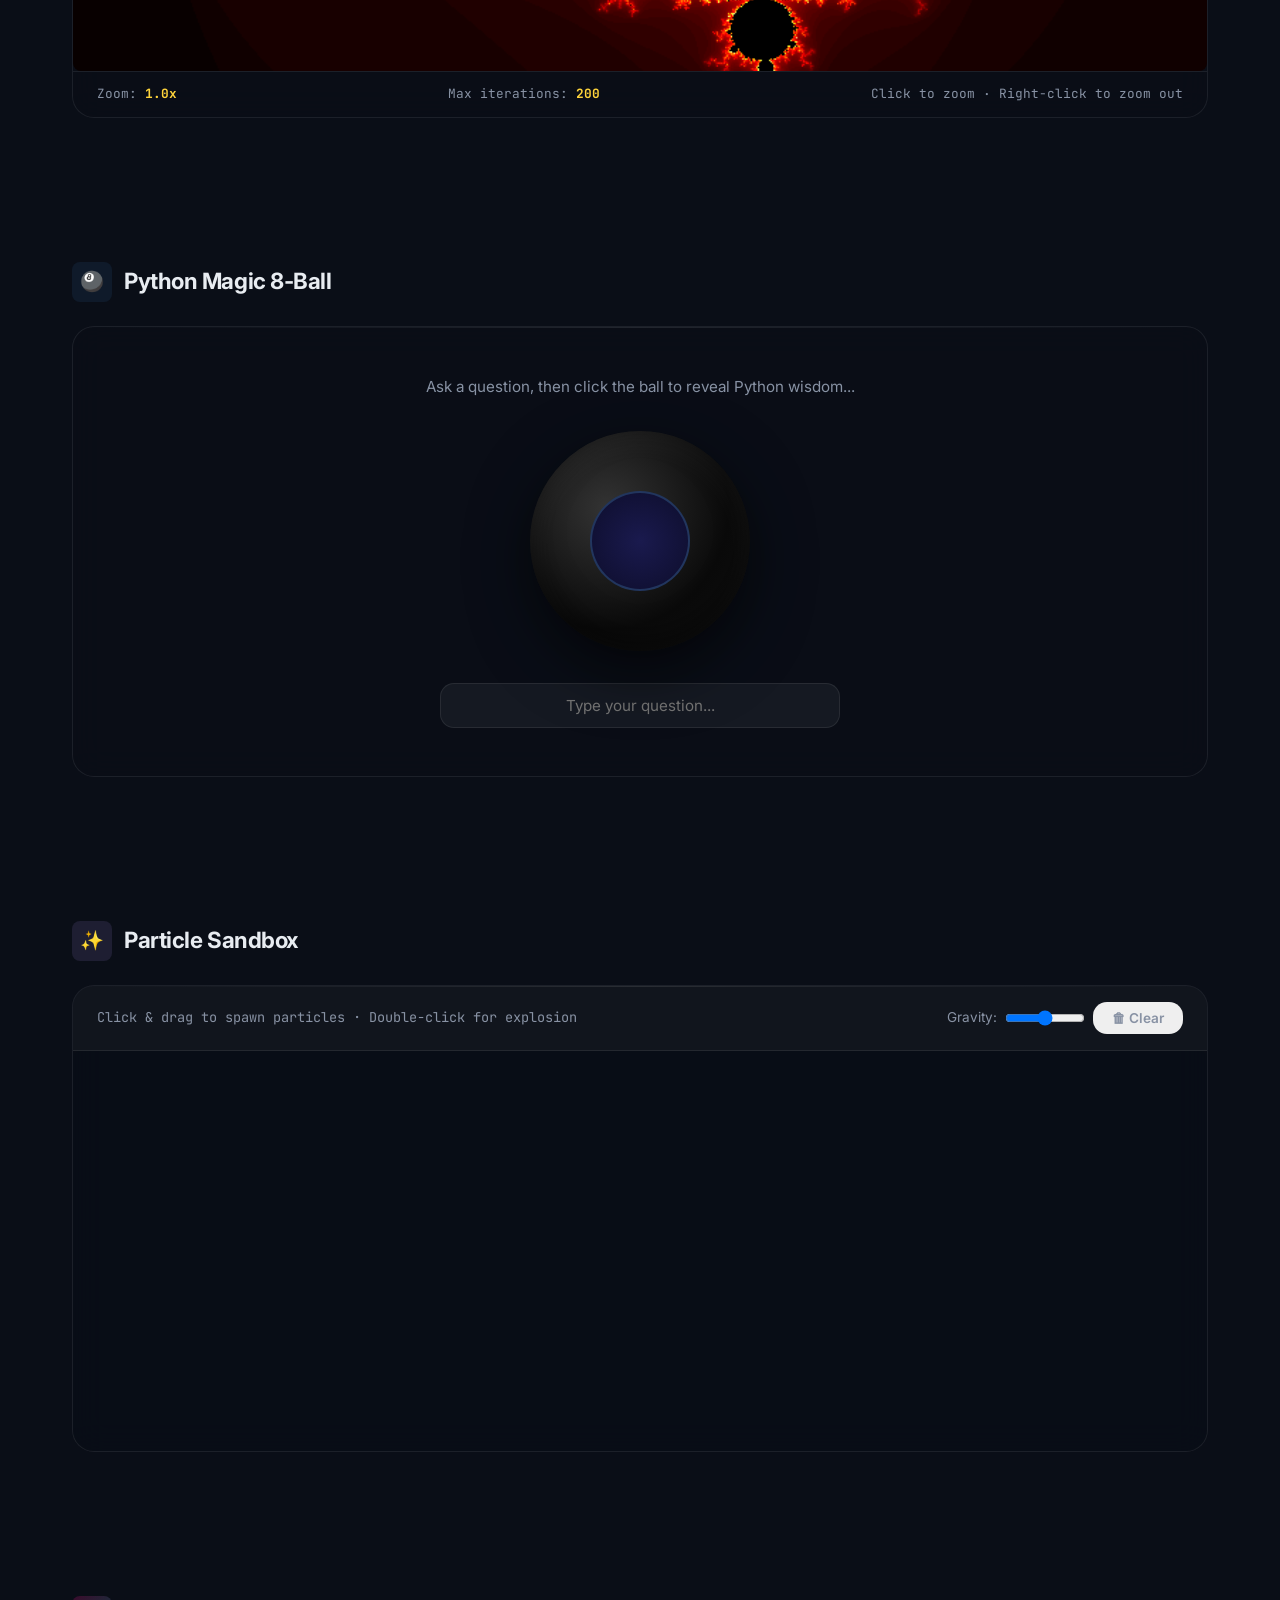
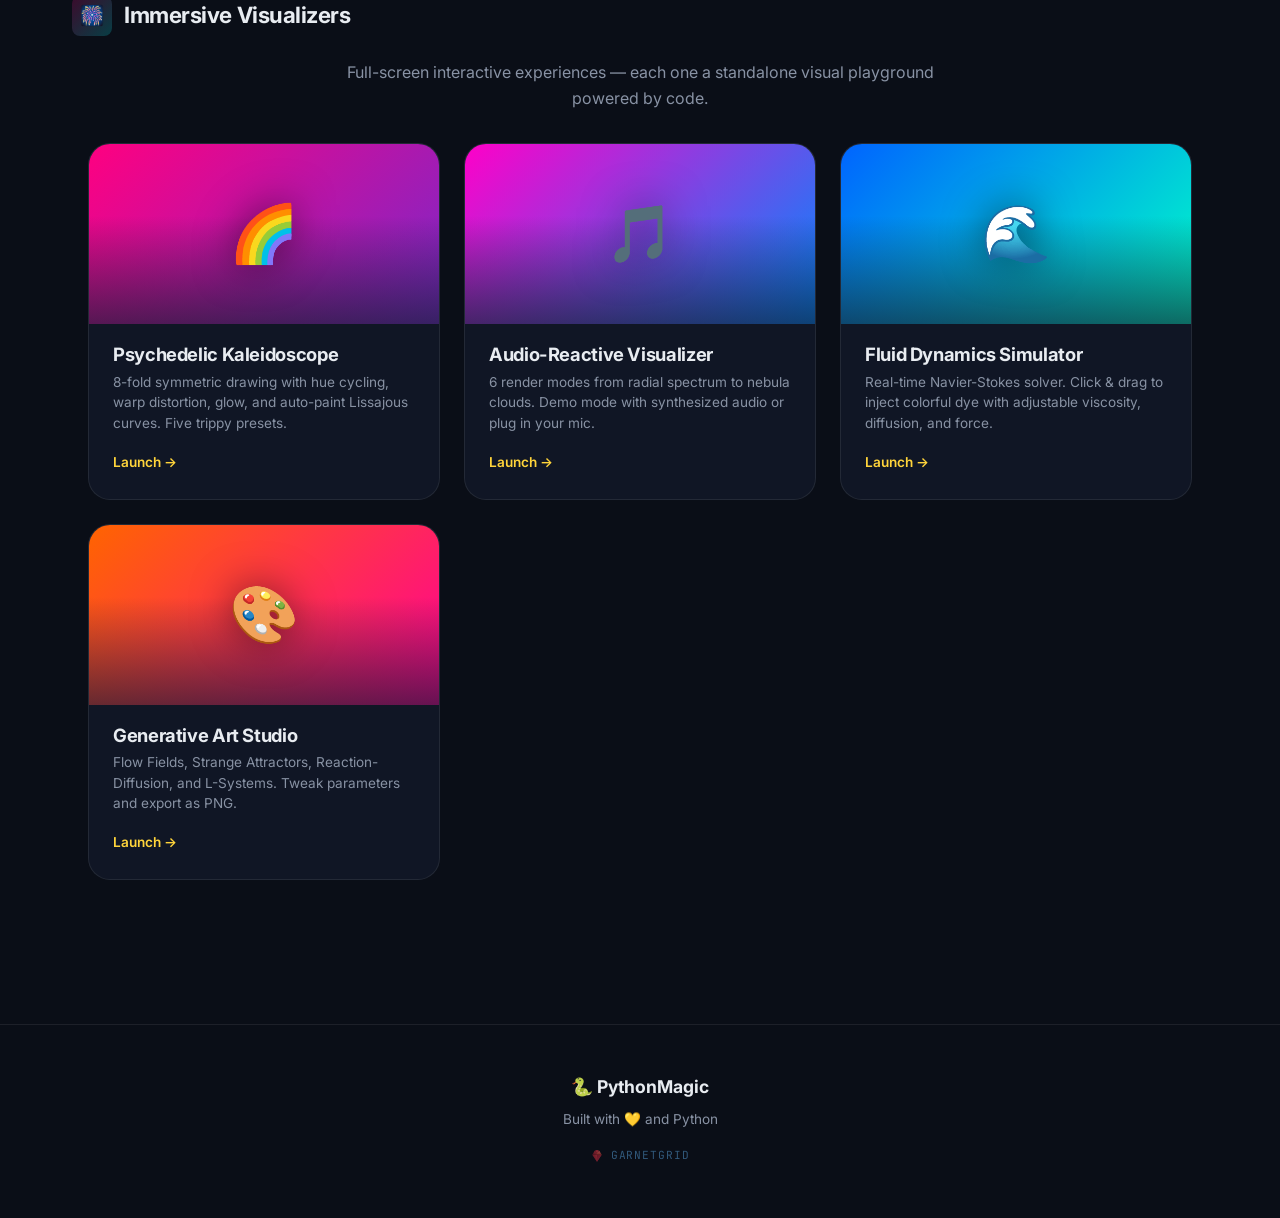
<file: magic.html>
<!DOCTYPE html>
<html lang="en">

<head>
    <meta charset="UTF-8">
    <meta name="viewport" content="width=device-width, initial-scale=1.0">
    <title>Magic — PythonMagic</title>
    <meta name="description"
        content="Visual effects that seem like magic: code rain, fractals, Magic 8-Ball, and particle physics sandbox.">
    <link rel="stylesheet" href="css/style.css">
    <link rel="icon"
        href="data:image/svg+xml,<svg xmlns='http://www.w3.org/2000/svg' viewBox='0 0 100 100'><text y='.9em' font-size='90'>🐍</text></svg>">
</head>

<body>

    <!-- Navigation -->
    <nav class="navbar" id="navbar">
        <a href="index.html" class="nav-brand">
            <span class="python-icon">🐍</span>
            PythonMagic
        </a>
        <button class="nav-toggle" id="navToggle" aria-label="Toggle menu">☰</button>
        <ul class="nav-links" id="navLinks">
            <li><a href="index.html">Home</a></li>
            <li><a href="games.html">Games</a></li>
            <li><a href="widgets.html">Widgets</a></li>
            <li><a href="magic.html" class="active">Magic</a></li>
        </ul>
    </nav>

    <!-- Page Header -->
    <div class="page-header">
        <h1><span class="gradient-text">✨ Visual Magic</span></h1>
        <p class="subtitle">Effects that seem impossible — all powered by code. Interact with every one.</p>
    </div>

    <!-- Code Rain -->
    <section class="section game-container" id="rain-section">
        <h2 class="section-title"><span class="icon" style="background:rgba(72,199,116,0.15)">🌧️</span> Python Code
            Rain</h2>
        <div class="game-area glass-card" style="padding:0;">
            <div class="game-toolbar">
                <div class="game-info"><span>Matrix-style Python code falling endlessly</span></div>
                <div style="display:flex;gap:0.5rem;align-items:center;">
                    <label
                        style="font-size:0.85rem;color:var(--text-secondary);display:flex;align-items:center;gap:0.5rem;">
                        Density: <input type="range" id="rain-density" min="10" max="100" value="50"
                            style="width:80px;">
                    </label>
                    <label
                        style="font-size:0.85rem;color:var(--text-secondary);display:flex;align-items:center;gap:0.5rem;">
                        Color:
                        <select id="rain-color"
                            style="background:rgba(255,255,255,0.05);color:var(--text-secondary);border:1px solid var(--glass-border);border-radius:var(--radius-sm);padding:0.3rem 0.5rem;font-size:0.85rem;cursor:pointer;">
                            <option value="green">Green</option>
                            <option value="blue">Blue</option>
                            <option value="yellow">Yellow</option>
                            <option value="purple">Purple</option>
                        </select>
                    </label>
                </div>
            </div>
            <div class="magic-canvas-wrapper" style="min-height:350px;">
                <canvas id="code-rain-canvas"></canvas>
            </div>
        </div>
    </section>

    <!-- Fractal Generator -->
    <section class="section game-container" id="fractal-section">
        <h2 class="section-title"><span class="icon" style="background:rgba(255,212,59,0.12)">🌀</span> Fractal
            Generator</h2>
        <div class="game-area glass-card" style="padding:0;">
            <div class="game-toolbar">
                <div class="game-info"><span>Click to zoom into the Mandelbrot set</span></div>
                <div style="display:flex;gap:0.5rem;">
                    <select id="fractal-palette" class="btn btn-sm"
                        style="background:rgba(255,255,255,0.05);color:var(--text-secondary);border:1px solid var(--glass-border);cursor:pointer;border-radius:var(--radius-sm);padding:0.4rem 0.8rem;font-family:var(--font-ui);">
                        <option value="fire">🔥 Fire</option>
                        <option value="ocean">🌊 Ocean</option>
                        <option value="psychedelic">🌈 Psychedelic</option>
                        <option value="mono">⚪ Mono</option>
                    </select>
                    <button class="btn btn-sm btn-game" id="fractal-reset">↺ Reset</button>
                </div>
            </div>
            <div class="magic-canvas-wrapper" style="min-height:400px;">
                <canvas id="fractal-canvas"></canvas>
            </div>
            <div
                style="padding:0.75rem 1.5rem;border-top:1px solid var(--glass-border);font-family:var(--font-code);font-size:0.8rem;color:var(--text-secondary);display:flex;justify-content:space-between;">
                <span>Zoom: <strong id="fractal-zoom" style="color:var(--py-yellow)">1x</strong></span>
                <span>Max iterations: <strong style="color:var(--py-yellow)">200</strong></span>
                <span>Click to zoom · Right-click to zoom out</span>
            </div>
        </div>
    </section>

    <!-- Magic 8-Ball -->
    <section class="section game-container" id="ball-section">
        <h2 class="section-title"><span class="icon" style="background:rgba(48,105,152,0.15)">🎱</span> Python Magic
            8-Ball</h2>
        <div class="game-area glass-card" style="padding:0;">
            <div class="eight-ball-container">
                <p style="color:var(--text-secondary);font-size:0.95rem;">Ask a question, then click the ball to reveal
                    Python wisdom...</p>
                <div class="eight-ball" id="eight-ball">
                    <div class="eight-ball-window">
                        <div class="eight-ball-answer" id="eight-ball-answer">🐍</div>
                    </div>
                </div>
                <input type="text" id="eight-ball-question" placeholder="Type your question..."
                    style="width:100%;max-width:400px;padding:0.75rem 1.2rem;background:rgba(255,255,255,0.05);border:1px solid var(--glass-border);border-radius:var(--radius-md);color:var(--text-primary);font-family:var(--font-ui);font-size:0.95rem;outline:none;text-align:center;">
            </div>
        </div>
    </section>

    <!-- Particle Sandbox -->
    <section class="section game-container" id="particle-section">
        <h2 class="section-title"><span class="icon" style="background:rgba(183,148,244,0.12)">✨</span> Particle Sandbox
        </h2>
        <div class="game-area glass-card" style="padding:0;">
            <div class="game-toolbar">
                <div class="game-info"><span>Click & drag to spawn particles · Double-click for explosion</span></div>
                <div style="display:flex;gap:0.5rem;align-items:center;">
                    <label
                        style="font-size:0.85rem;color:var(--text-secondary);display:flex;align-items:center;gap:0.5rem;">
                        Gravity: <input type="range" id="particle-gravity" min="0" max="100" value="50"
                            style="width:80px;">
                    </label>
                    <button class="btn btn-sm" id="particle-clear" style="color:var(--text-secondary)">🗑 Clear</button>
                </div>
            </div>
            <div class="magic-canvas-wrapper" style="min-height:400px;cursor:crosshair;">
                <canvas id="particle-canvas"></canvas>
            </div>
        </div>
    </section>

    <!-- =========================================
         🖼️ VISUALIZER GALLERY
         ========================================= -->
    <section class="section" id="visualizer-gallery">
        <h2 class="section-title"><span class="icon"
                style="background:linear-gradient(135deg,rgba(255,0,128,0.2),rgba(0,255,255,0.2))">🎆</span> Immersive
            Visualizers</h2>
        <p
            style="text-align:center;color:var(--text-secondary);margin-bottom:2rem;max-width:600px;margin-left:auto;margin-right:auto;">
            Full-screen interactive experiences — each one a standalone visual playground powered by code.
        </p>

        <div class="viz-gallery-grid">

            <!-- Kaleidoscope Card -->
            <a href="kaleidoscope.html" class="viz-gallery-card viz-card-kaleidoscope">
                <div class="viz-gallery-card-bg">
                    <span class="viz-icon">🌈</span>
                </div>
                <div class="viz-gallery-card-content">
                    <h3>Psychedelic Kaleidoscope</h3>
                    <p>8-fold symmetric drawing with hue cycling, warp distortion, glow, and auto-paint Lissajous
                        curves. Five trippy presets.</p>
                    <span class="viz-launch">Launch →</span>
                </div>
            </a>

            <!-- Audio Visualizer Card -->
            <a href="audio-visualizer.html" class="viz-gallery-card viz-card-audio">
                <div class="viz-gallery-card-bg">
                    <span class="viz-icon">🎵</span>
                </div>
                <div class="viz-gallery-card-content">
                    <h3>Audio-Reactive Visualizer</h3>
                    <p>6 render modes from radial spectrum to nebula clouds. Demo mode with synthesized audio or plug in
                        your mic.</p>
                    <span class="viz-launch">Launch →</span>
                </div>
            </a>

            <!-- Fluid Dynamics Card -->
            <a href="fluid-dynamics.html" class="viz-gallery-card viz-card-fluid">
                <div class="viz-gallery-card-bg">
                    <span class="viz-icon">🌊</span>
                </div>
                <div class="viz-gallery-card-content">
                    <h3>Fluid Dynamics Simulator</h3>
                    <p>Real-time Navier-Stokes solver. Click &amp; drag to inject colorful dye with adjustable
                        viscosity,
                        diffusion, and force.</p>
                    <span class="viz-launch">Launch →</span>
                </div>
            </a>

            <!-- Generative Art Card -->
            <a href="generative-art.html" class="viz-gallery-card viz-card-genart">
                <div class="viz-gallery-card-bg">
                    <span class="viz-icon">🎨</span>
                </div>
                <div class="viz-gallery-card-content">
                    <h3>Generative Art Studio</h3>
                    <p>Flow Fields, Strange Attractors, Reaction-Diffusion, and L-Systems. Tweak parameters and export
                        as PNG.</p>
                    <span class="viz-launch">Launch →</span>
                </div>
            </a>

        </div>
    </section>

    <!-- Footer -->
    <footer class="site-footer">
        <div class="footer-brand">🐍 PythonMagic</div>
        <p>Built with 💛 and Python</p>
        <a href="https://garnetgrid.com" target="_blank" rel="noopener" class="garnetgrid-badge"
            title="Built by GarnetGrid">
            <svg xmlns="http://www.w3.org/2000/svg" viewBox="0 0 24 24" width="14" height="14"
                style="width:14px;height:14px;min-width:14px">
                <defs>
                    <linearGradient id="gf1" x1="0%" y1="0%" x2="100%" y2="100%">
                        <stop offset="0%" stop-color="#9b1b30" />
                        <stop offset="100%" stop-color="#d4374a" />
                    </linearGradient>
                    <linearGradient id="gf2" x1="100%" y1="0%" x2="0%" y2="100%">
                        <stop offset="0%" stop-color="#e63946" />
                        <stop offset="100%" stop-color="#7a1525" />
                    </linearGradient>
                    <linearGradient id="gf3" x1="50%" y1="0%" x2="50%" y2="100%">
                        <stop offset="0%" stop-color="#ff6b6b" />
                        <stop offset="100%" stop-color="#c0392b" />
                    </linearGradient>
                </defs>
                <style>
                    @keyframes facet-shimmer {

                        0%,
                        100% {
                            opacity: 0
                        }

                        15% {
                            opacity: .9
                        }

                        30% {
                            opacity: 0
                        }
                    }

                    @keyframes gem-rotate {

                        0%,
                        100% {
                            transform: rotate(0) scale(1)
                        }

                        25% {
                            transform: rotate(3deg) scale(1.02)
                        }

                        75% {
                            transform: rotate(-3deg) scale(1.02)
                        }
                    }

                    @keyframes sparkle-pop {

                        0%,
                        100% {
                            opacity: 0;
                            transform: scale(0)
                        }

                        50% {
                            opacity: 1;
                            transform: scale(1)
                        }
                    }

                    .gem-body {
                        transform-origin: 12px 12px;
                        animation: gem-rotate 4s ease-in-out infinite
                    }

                    .shimmer-1 {
                        animation: facet-shimmer 3s ease-in-out infinite
                    }

                    .shimmer-2 {
                        animation: facet-shimmer 3s ease-in-out infinite;
                        animation-delay: 1s
                    }

                    .shimmer-3 {
                        animation: facet-shimmer 3s ease-in-out infinite;
                        animation-delay: 2s
                    }

                    .sparkle {
                        transform-origin: center;
                        animation: sparkle-pop 2.5s ease-in-out infinite
                    }

                    .sparkle:nth-child(2) {
                        animation-delay: .8s
                    }

                    .sparkle:nth-child(3) {
                        animation-delay: 1.6s
                    }
                </style>
                <g class="gem-body">
                    <polygon points="12,22 4,10 20,10" fill="url(#gf1)" />
                    <polygon points="4,10 8,3 12,6 12,10" fill="url(#gf2)" />
                    <polygon points="20,10 16,3 12,6 12,10" fill="url(#gf3)" />
                    <polygon points="8,3 12,1.5 16,3 12,6" fill="#e63946" />
                    <polygon points="4,10 12,10 12,22" fill="url(#gf2)" opacity=".7" />
                    <polygon points="20,10 12,10 12,22" fill="url(#gf1)" opacity=".8" />
                    <polygon class="shimmer-1" points="4,10 12,10 12,22" fill="white" opacity="0" />
                    <polygon class="shimmer-2" points="20,10 12,10 12,22" fill="white" opacity="0" />
                    <polygon class="shimmer-3" points="8,3 12,1.5 16,3 12,6" fill="white" opacity="0" />
                </g>
                <g>
                    <circle class="sparkle" cx="3" cy="5" r=".8" fill="white" opacity="0" />
                    <circle class="sparkle" cx="21" cy="4" r=".6" fill="white" opacity="0" />
                    <circle class="sparkle" cx="22" cy="16" r=".7" fill="white" opacity="0" />
                </g>
            </svg>
            GarnetGrid
        </a>
    </footer>

    <script src="js/main.js"></script>
    <script src="js/magic.js"></script>
    <script src="js/protect.js"></script>
</body>

</html>
</file>
<file: css/style.css>
/* ============================================
   PythonMagic — Design System
   Theme: Dark + Python Blue/Yellow
   ============================================ */

@import url('https://fonts.googleapis.com/css2?family=Inter:wght@300;400;500;600;700;800;900&family=JetBrains+Mono:wght@300;400;500;600;700&display=swap');

/* --- Tokens --- */
:root {
    --py-blue: #306998;
    --py-blue-light: #4B8BBE;
    --py-yellow: #FFD43B;
    --py-yellow-dim: #FFE873;
    --bg-dark: #0a0e17;
    --bg-card: rgba(20, 28, 45, 0.65);
    --bg-card-hover: rgba(30, 42, 65, 0.8);
    --glass-border: rgba(255, 255, 255, 0.08);
    --glass-border-hover: rgba(255, 212, 59, 0.25);
    --text-primary: #e8ecf1;
    --text-secondary: #8892a4;
    --text-code: #FFE873;
    --accent-green: #48c774;
    --accent-red: #ff6b6b;
    --accent-purple: #b794f4;
    --radius-sm: 8px;
    --radius-md: 14px;
    --radius-lg: 22px;
    --radius-xl: 32px;
    --shadow-glow: 0 0 40px rgba(48, 105, 152, 0.15);
    --shadow-card: 0 8px 32px rgba(0, 0, 0, 0.4);
    --font-ui: 'Inter', system-ui, -apple-system, sans-serif;
    --font-code: 'JetBrains Mono', 'Fira Code', 'Cascadia Code', monospace;
    --transition-fast: 0.2s cubic-bezier(0.4, 0, 0.2, 1);
    --transition-med: 0.4s cubic-bezier(0.4, 0, 0.2, 1);
    --transition-slow: 0.6s cubic-bezier(0.4, 0, 0.2, 1);
}

/* --- Reset & Base --- */
*,
*::before,
*::after {
    box-sizing: border-box;
    margin: 0;
    padding: 0;
}

html {
    scroll-behavior: smooth;
    font-size: 16px;
}

body {
    font-family: var(--font-ui);
    background: var(--bg-dark);
    color: var(--text-primary);
    min-height: 100vh;
    overflow-x: hidden;
    line-height: 1.6;
}

/* --- Animated Background Mesh --- */
body::before {
    content: '';
    position: fixed;
    top: 0;
    left: 0;
    width: 100vw;
    height: 100vh;
    background:
        radial-gradient(ellipse at 20% 50%, rgba(48, 105, 152, 0.12) 0%, transparent 60%),
        radial-gradient(ellipse at 80% 20%, rgba(255, 212, 59, 0.06) 0%, transparent 50%),
        radial-gradient(ellipse at 50% 80%, rgba(183, 148, 244, 0.06) 0%, transparent 50%);
    z-index: -1;
    animation: meshShift 20s ease-in-out infinite alternate;
}

@keyframes meshShift {
    0% {
        transform: scale(1) translate(0, 0);
    }

    50% {
        transform: scale(1.05) translate(-2%, 3%);
    }

    100% {
        transform: scale(1) translate(2%, -2%);
    }
}

/* --- Typography --- */
h1,
h2,
h3,
h4 {
    font-weight: 700;
    line-height: 1.2;
    letter-spacing: -0.02em;
}

h1 {
    font-size: clamp(2.5rem, 6vw, 4.5rem);
}

h2 {
    font-size: clamp(1.8rem, 4vw, 2.8rem);
}

h3 {
    font-size: clamp(1.2rem, 2.5vw, 1.6rem);
}

.gradient-text {
    background: linear-gradient(135deg, var(--py-blue-light), var(--py-yellow));
    -webkit-background-clip: text;
    -webkit-text-fill-color: transparent;
    background-clip: text;
}

.code-text {
    font-family: var(--font-code);
    color: var(--text-code);
}

/* --- Navigation --- */
.navbar {
    position: fixed;
    top: 0;
    left: 0;
    right: 0;
    z-index: 1000;
    padding: 1rem 2rem;
    display: flex;
    justify-content: space-between;
    align-items: center;
    background: rgba(10, 14, 23, 0.8);
    backdrop-filter: blur(20px);
    -webkit-backdrop-filter: blur(20px);
    border-bottom: 1px solid var(--glass-border);
    transition: var(--transition-med);
}

.navbar.scrolled {
    padding: 0.7rem 2rem;
    background: rgba(10, 14, 23, 0.95);
}

.nav-brand {
    display: flex;
    align-items: center;
    gap: 0.75rem;
    text-decoration: none;
    color: var(--text-primary);
    font-weight: 800;
    font-size: 1.3rem;
}

.nav-brand .python-icon {
    width: 36px;
    height: 36px;
    background: linear-gradient(135deg, var(--py-blue), var(--py-yellow));
    border-radius: 10px;
    display: flex;
    align-items: center;
    justify-content: center;
    font-size: 1.2rem;
    transition: var(--transition-fast);
}

.nav-brand:hover .python-icon {
    transform: rotate(15deg) scale(1.1);
    box-shadow: 0 0 20px rgba(255, 212, 59, 0.3);
}

.nav-links {
    display: flex;
    gap: 0.5rem;
    list-style: none;
}

.nav-links a {
    padding: 0.5rem 1.2rem;
    border-radius: var(--radius-sm);
    color: var(--text-secondary);
    text-decoration: none;
    font-weight: 500;
    font-size: 0.95rem;
    transition: var(--transition-fast);
    position: relative;
}

.nav-links a:hover,
.nav-links a.active {
    color: var(--py-yellow);
    background: rgba(255, 212, 59, 0.08);
}

.nav-links a.active::after {
    content: '';
    position: absolute;
    bottom: -2px;
    left: 50%;
    transform: translateX(-50%);
    width: 20px;
    height: 3px;
    background: var(--py-yellow);
    border-radius: 3px;
}

/* Mobile menu toggle */
.nav-toggle {
    display: none;
    background: none;
    border: none;
    color: var(--text-primary);
    font-size: 1.5rem;
    cursor: pointer;
    padding: 0.5rem;
}

/* --- Hero Section --- */
.hero {
    min-height: 100vh;
    display: flex;
    flex-direction: column;
    justify-content: center;
    align-items: center;
    text-align: center;
    padding: 6rem 2rem 4rem;
    position: relative;
}

.hero-badge {
    display: inline-flex;
    align-items: center;
    gap: 0.5rem;
    padding: 0.5rem 1.2rem;
    background: rgba(48, 105, 152, 0.15);
    border: 1px solid rgba(75, 139, 190, 0.25);
    border-radius: 50px;
    font-size: 0.85rem;
    color: var(--py-blue-light);
    margin-bottom: 2rem;
    animation: fadeInDown 0.8s ease-out;
}

.hero-badge .pulse {
    width: 8px;
    height: 8px;
    background: var(--accent-green);
    border-radius: 50%;
    animation: pulse 2s ease-in-out infinite;
}

@keyframes pulse {

    0%,
    100% {
        opacity: 1;
        transform: scale(1);
    }

    50% {
        opacity: 0.5;
        transform: scale(1.3);
    }
}

.hero h1 {
    margin-bottom: 1.5rem;
    animation: fadeInUp 0.8s ease-out 0.2s both;
}

.hero .subtitle {
    font-size: clamp(1.1rem, 2.5vw, 1.4rem);
    color: var(--text-secondary);
    max-width: 600px;
    margin-bottom: 3rem;
    animation: fadeInUp 0.8s ease-out 0.4s both;
}

.hero-cta {
    display: flex;
    gap: 1rem;
    flex-wrap: wrap;
    justify-content: center;
    animation: fadeInUp 0.8s ease-out 0.6s both;
}

/* --- Buttons --- */
.btn {
    display: inline-flex;
    align-items: center;
    gap: 0.5rem;
    padding: 0.85rem 2rem;
    border-radius: var(--radius-md);
    font-family: var(--font-ui);
    font-weight: 600;
    font-size: 1rem;
    text-decoration: none;
    cursor: pointer;
    border: none;
    transition: var(--transition-fast);
}

.btn-primary {
    background: linear-gradient(135deg, var(--py-blue), var(--py-blue-light));
    color: white;
    box-shadow: 0 4px 20px rgba(48, 105, 152, 0.3);
}

.btn-primary:hover {
    transform: translateY(-2px);
    box-shadow: 0 8px 30px rgba(48, 105, 152, 0.4);
}

.btn-secondary {
    background: rgba(255, 212, 59, 0.1);
    color: var(--py-yellow);
    border: 1px solid rgba(255, 212, 59, 0.2);
}

.btn-secondary:hover {
    background: rgba(255, 212, 59, 0.15);
    transform: translateY(-2px);
    border-color: rgba(255, 212, 59, 0.4);
}

.btn-sm {
    padding: 0.5rem 1.2rem;
    font-size: 0.85rem;
}

.btn-game {
    background: rgba(72, 199, 116, 0.1);
    color: var(--accent-green);
    border: 1px solid rgba(72, 199, 116, 0.2);
}

.btn-game:hover {
    background: rgba(72, 199, 116, 0.2);
    transform: translateY(-2px);
}

/* --- Glass Cards --- */
.glass-card {
    background: var(--bg-card);
    backdrop-filter: blur(16px);
    -webkit-backdrop-filter: blur(16px);
    border: 1px solid var(--glass-border);
    border-radius: var(--radius-lg);
    padding: 2rem;
    transition: var(--transition-med);
    position: relative;
    overflow: hidden;
}

.glass-card::before {
    content: '';
    position: absolute;
    top: 0;
    left: 0;
    right: 0;
    height: 1px;
    background: linear-gradient(90deg, transparent, rgba(255, 255, 255, 0.1), transparent);
}

.glass-card:hover {
    background: var(--bg-card-hover);
    border-color: var(--glass-border-hover);
    transform: translateY(-4px);
    box-shadow: var(--shadow-card), 0 0 40px rgba(255, 212, 59, 0.05);
}

/* --- Feature Cards Grid --- */
.features {
    padding: 4rem 2rem 6rem;
    max-width: 1200px;
    margin: 0 auto;
}

.features h2 {
    text-align: center;
    margin-bottom: 1rem;
}

.features .section-subtitle {
    text-align: center;
    color: var(--text-secondary);
    max-width: 500px;
    margin: 0 auto 3rem;
}

.feature-grid {
    display: grid;
    grid-template-columns: repeat(auto-fit, minmax(300px, 1fr));
    gap: 1.5rem;
}

.feature-card {
    text-decoration: none;
    color: inherit;
}

.feature-card .card-icon {
    width: 56px;
    height: 56px;
    border-radius: var(--radius-md);
    display: flex;
    align-items: center;
    justify-content: center;
    font-size: 1.6rem;
    margin-bottom: 1.2rem;
    transition: var(--transition-fast);
}

.feature-card:nth-child(1) .card-icon {
    background: rgba(48, 105, 152, 0.15);
}

.feature-card:nth-child(2) .card-icon {
    background: rgba(255, 212, 59, 0.12);
}

.feature-card:nth-child(3) .card-icon {
    background: rgba(183, 148, 244, 0.12);
}

.feature-card:hover .card-icon {
    transform: scale(1.1) rotate(5deg);
}

.feature-card h3 {
    margin-bottom: 0.5rem;
}

.feature-card p {
    color: var(--text-secondary);
    font-size: 0.95rem;
}

.feature-card .card-tags {
    display: flex;
    flex-wrap: wrap;
    gap: 0.4rem;
    margin-top: 1rem;
}

.tag {
    padding: 0.25rem 0.7rem;
    background: rgba(255, 255, 255, 0.05);
    border-radius: 50px;
    font-size: 0.75rem;
    color: var(--text-secondary);
    font-family: var(--font-code);
}

/* --- Stats Section --- */
.stats {
    display: flex;
    justify-content: center;
    gap: 4rem;
    padding: 3rem 2rem;
    border-top: 1px solid var(--glass-border);
    border-bottom: 1px solid var(--glass-border);
    margin: 0 2rem;
}

.stat-item {
    text-align: center;
}

.stat-number {
    font-size: 3rem;
    font-weight: 800;
    background: linear-gradient(135deg, var(--py-yellow), var(--py-blue-light));
    -webkit-background-clip: text;
    -webkit-text-fill-color: transparent;
    background-clip: text;
}

.stat-label {
    font-size: 0.9rem;
    color: var(--text-secondary);
    margin-top: 0.25rem;
}

/* --- Page Header (non-landing pages) --- */
.page-header {
    padding: 8rem 2rem 3rem;
    text-align: center;
    position: relative;
}

.page-header .subtitle {
    color: var(--text-secondary);
    margin-top: 0.75rem;
    font-size: 1.1rem;
}

/* --- Section Container --- */
.section {
    max-width: 1200px;
    margin: 0 auto;
    padding: 3rem 2rem;
}

.section-title {
    display: flex;
    align-items: center;
    gap: 0.75rem;
    margin-bottom: 1.5rem;
    font-size: 1.4rem;
}

.section-title .icon {
    width: 40px;
    height: 40px;
    border-radius: var(--radius-sm);
    display: flex;
    align-items: center;
    justify-content: center;
    font-size: 1.2rem;
}

/* --- Game Containers --- */
.game-container {
    margin-bottom: 3rem;
}

.game-area {
    background: rgba(10, 14, 23, 0.8);
    border: 1px solid var(--glass-border);
    border-radius: var(--radius-lg);
    overflow: hidden;
    position: relative;
}

.game-toolbar {
    display: flex;
    justify-content: space-between;
    align-items: center;
    padding: 1rem 1.5rem;
    background: rgba(255, 255, 255, 0.03);
    border-bottom: 1px solid var(--glass-border);
}

.game-toolbar .game-info {
    display: flex;
    gap: 1.5rem;
    font-family: var(--font-code);
    font-size: 0.85rem;
    color: var(--text-secondary);
}

.game-toolbar .game-info span strong {
    color: var(--py-yellow);
}

.game-canvas-wrapper {
    display: flex;
    justify-content: center;
    align-items: center;
    padding: 1.5rem;
    min-height: 400px;
}

.game-canvas-wrapper canvas {
    border-radius: var(--radius-sm);
    image-rendering: pixelated;
}

/* --- Memory Game --- */
.memory-grid {
    display: grid;
    grid-template-columns: repeat(4, 1fr);
    gap: 1rem;
    padding: 1.5rem;
    max-width: 500px;
    margin: 0 auto;
}

.memory-card {
    aspect-ratio: 1;
    perspective: 600px;
    cursor: pointer;
}

.memory-card-inner {
    width: 100%;
    height: 100%;
    position: relative;
    transform-style: preserve-3d;
    transition: transform 0.5s cubic-bezier(0.4, 0, 0.2, 1);
}

.memory-card.flipped .memory-card-inner {
    transform: rotateY(180deg);
}

.memory-card-front,
.memory-card-back {
    position: absolute;
    inset: 0;
    border-radius: var(--radius-md);
    display: flex;
    align-items: center;
    justify-content: center;
    backface-visibility: hidden;
    font-family: var(--font-code);
    font-weight: 600;
}

.memory-card-front {
    background: linear-gradient(135deg, var(--py-blue), rgba(48, 105, 152, 0.5));
    border: 1px solid rgba(75, 139, 190, 0.3);
    font-size: 2rem;
    color: rgba(255, 255, 255, 0.3);
}

.memory-card-back {
    background: rgba(255, 212, 59, 0.1);
    border: 1px solid rgba(255, 212, 59, 0.3);
    transform: rotateY(180deg);
    font-size: 0.85rem;
    color: var(--py-yellow);
    padding: 0.5rem;
    text-align: center;
    word-break: break-all;
}

.memory-card.matched .memory-card-back {
    background: rgba(72, 199, 116, 0.15);
    border-color: rgba(72, 199, 116, 0.3);
    color: var(--accent-green);
}

/* --- Typing Challenge --- */
.typing-display {
    padding: 2rem;
    font-family: var(--font-code);
    font-size: 1.1rem;
    line-height: 2;
    min-height: 200px;
}

.typing-display .char {
    transition: color 0.1s;
}

.typing-display .char.correct {
    color: var(--accent-green);
}

.typing-display .char.incorrect {
    color: var(--accent-red);
    background: rgba(255, 107, 107, 0.15);
    border-radius: 2px;
}

.typing-display .char.current {
    border-left: 2px solid var(--py-yellow);
    animation: blink 1s step-end infinite;
}

.typing-display .char.pending {
    color: var(--text-secondary);
}

@keyframes blink {
    50% {
        border-color: transparent;
    }
}

.typing-stats {
    display: flex;
    gap: 2rem;
    padding: 1rem 1.5rem;
    border-top: 1px solid var(--glass-border);
    font-family: var(--font-code);
    font-size: 0.85rem;
    color: var(--text-secondary);
}

/* --- Widget Containers --- */
.widget-container {
    margin-bottom: 3rem;
}

/* Code Editor */
.code-editor {
    display: grid;
    grid-template-columns: 1fr 1fr;
    min-height: 400px;
    overflow: hidden;
}

.code-input-wrapper {
    position: relative;
    border-right: 1px solid var(--glass-border);
}

.code-input {
    width: 100%;
    height: 100%;
    min-height: 350px;
    background: transparent;
    border: none;
    color: var(--text-code);
    font-family: var(--font-code);
    font-size: 0.9rem;
    padding: 1.5rem;
    resize: none;
    outline: none;
    line-height: 1.7;
    tab-size: 4;
}

.code-output {
    padding: 1.5rem;
    font-family: var(--font-code);
    font-size: 0.9rem;
    color: var(--accent-green);
    overflow-y: auto;
    white-space: pre-wrap;
    line-height: 1.7;
}

.code-output .error {
    color: var(--accent-red);
}

.editor-toolbar {
    grid-column: 1 / -1;
    display: flex;
    justify-content: space-between;
    align-items: center;
    padding: 0.75rem 1.5rem;
    border-top: 1px solid var(--glass-border);
    background: rgba(255, 255, 255, 0.02);
}

.editor-toolbar .status {
    font-family: var(--font-code);
    font-size: 0.8rem;
    color: var(--text-secondary);
    display: flex;
    align-items: center;
    gap: 0.5rem;
}

.editor-toolbar .status .dot {
    width: 8px;
    height: 8px;
    border-radius: 50%;
    background: var(--accent-green);
}

.editor-toolbar .status .dot.loading {
    background: var(--py-yellow);
    animation: pulse 1.5s ease-in-out infinite;
}

/* Sorting Visualizer */
.sort-canvas-wrapper {
    display: flex;
    justify-content: center;
    align-items: flex-end;
    height: 300px;
    padding: 1.5rem;
    gap: 2px;
}

.sort-bar {
    flex: 1;
    max-width: 30px;
    background: linear-gradient(to top, var(--py-blue), var(--py-blue-light));
    border-radius: 3px 3px 0 0;
    transition: height 0.15s ease, background 0.15s ease;
}

.sort-bar.active {
    background: linear-gradient(to top, var(--py-yellow), var(--py-yellow-dim));
}

.sort-bar.sorted {
    background: linear-gradient(to top, var(--accent-green), #6dd897);
}

.sort-controls {
    display: flex;
    gap: 0.75rem;
    flex-wrap: wrap;
}

/* Data Type Explorer */
.type-grid {
    display: grid;
    grid-template-columns: repeat(auto-fit, minmax(140px, 1fr));
    gap: 1rem;
    padding: 1.5rem;
}

.type-card {
    padding: 1.2rem;
    background: rgba(255, 255, 255, 0.03);
    border: 1px solid var(--glass-border);
    border-radius: var(--radius-md);
    cursor: pointer;
    text-align: center;
    transition: var(--transition-fast);
}

.type-card:hover,
.type-card.active {
    background: rgba(255, 212, 59, 0.08);
    border-color: rgba(255, 212, 59, 0.2);
    transform: translateY(-2px);
}

.type-card .type-name {
    font-family: var(--font-code);
    font-weight: 600;
    color: var(--py-yellow);
    font-size: 1rem;
}

.type-card .type-icon {
    font-size: 2rem;
    margin-bottom: 0.5rem;
}

.type-detail {
    padding: 1.5rem;
    border-top: 1px solid var(--glass-border);
    display: none;
}

.type-detail.active {
    display: block;
}

.type-detail h4 {
    font-family: var(--font-code);
    color: var(--py-yellow);
    margin-bottom: 1rem;
}

.type-detail pre {
    background: rgba(0, 0, 0, 0.3);
    padding: 1rem;
    border-radius: var(--radius-sm);
    font-family: var(--font-code);
    font-size: 0.85rem;
    color: var(--text-primary);
    overflow-x: auto;
    line-height: 1.6;
}

.type-methods {
    display: flex;
    flex-wrap: wrap;
    gap: 0.4rem;
    margin-top: 1rem;
}

/* --- Magic Page --- */
.magic-canvas-wrapper {
    position: relative;
    width: 100%;
    min-height: 400px;
    display: flex;
    justify-content: center;
    align-items: center;
}

.magic-canvas-wrapper canvas {
    border-radius: var(--radius-sm);
    display: block;
}

/* Magic 8 Ball */
.eight-ball-container {
    display: flex;
    flex-direction: column;
    align-items: center;
    padding: 3rem;
    gap: 2rem;
}

.eight-ball {
    width: 220px;
    height: 220px;
    border-radius: 50%;
    background: radial-gradient(circle at 35% 35%, #333, #0a0a0a 60%, #111);
    display: flex;
    align-items: center;
    justify-content: center;
    position: relative;
    box-shadow:
        0 20px 60px rgba(0, 0, 0, 0.6),
        inset 0 -10px 30px rgba(0, 0, 0, 0.5),
        inset 0 10px 30px rgba(255, 255, 255, 0.05);
    cursor: pointer;
    user-select: none;
    transition: var(--transition-med);
}

.eight-ball:hover {
    transform: scale(1.05);
}

.eight-ball.shaking {
    animation: shake 0.5s ease-in-out;
}

@keyframes shake {

    0%,
    100% {
        transform: translateX(0) rotate(0);
    }

    20% {
        transform: translateX(-10px) rotate(-3deg);
    }

    40% {
        transform: translateX(10px) rotate(3deg);
    }

    60% {
        transform: translateX(-5px) rotate(-1deg);
    }

    80% {
        transform: translateX(5px) rotate(1deg);
    }
}

.eight-ball-window {
    width: 100px;
    height: 100px;
    border-radius: 50%;
    background: radial-gradient(circle, #1a1a4e, #0d0d2b);
    display: flex;
    align-items: center;
    justify-content: center;
    border: 2px solid rgba(75, 139, 190, 0.3);
}

.eight-ball-answer {
    font-family: var(--font-code);
    font-size: 0.65rem;
    color: var(--py-blue-light);
    text-align: center;
    padding: 0.5rem;
    line-height: 1.4;
    opacity: 0;
    transition: opacity 0.5s;
}

.eight-ball-answer.visible {
    opacity: 1;
}

/* --- Particle Canvas --- */
#particle-canvas,
#code-rain-canvas,
#fractal-canvas {
    width: 100%;
    display: block;
}

/* --- Psychedelic Kaleidoscope --- */
.kscope-controls {
    display: grid;
    grid-template-columns: repeat(auto-fit, minmax(160px, 1fr));
    gap: 0.75rem;
    padding: 1rem 1.5rem;
    border-bottom: 1px solid var(--glass-border);
    background: rgba(255, 255, 255, 0.02);
}

.kscope-control-group {
    display: flex;
    flex-direction: column;
    gap: 0.35rem;
}

.kscope-label {
    display: flex;
    justify-content: space-between;
    align-items: center;
    font-size: 0.78rem;
    color: var(--text-secondary);
    font-family: var(--font-ui);
}

.kscope-value {
    font-family: var(--font-code);
    color: var(--py-yellow);
    font-weight: 600;
    font-size: 0.8rem;
    min-width: 24px;
    text-align: right;
}

.kscope-slider {
    -webkit-appearance: none;
    appearance: none;
    width: 100%;
    height: 6px;
    border-radius: 3px;
    background: rgba(255, 255, 255, 0.08);
    outline: none;
    cursor: pointer;
}

.kscope-slider::-webkit-slider-thumb {
    -webkit-appearance: none;
    appearance: none;
    width: 16px;
    height: 16px;
    border-radius: 50%;
    background: linear-gradient(135deg, var(--py-yellow), var(--py-blue-light));
    cursor: pointer;
    box-shadow: 0 0 10px rgba(255, 212, 59, 0.4);
    transition: transform 0.15s, box-shadow 0.15s;
}

.kscope-slider::-webkit-slider-thumb:hover {
    transform: scale(1.3);
    box-shadow: 0 0 20px rgba(255, 212, 59, 0.6);
}

.kscope-slider::-moz-range-thumb {
    width: 16px;
    height: 16px;
    border-radius: 50%;
    background: linear-gradient(135deg, var(--py-yellow), var(--py-blue-light));
    cursor: pointer;
    border: none;
    box-shadow: 0 0 10px rgba(255, 212, 59, 0.4);
}

.kscope-presets {
    display: flex;
    justify-content: space-between;
    align-items: center;
    padding: 0.75rem 1.5rem;
    border-bottom: 1px solid var(--glass-border);
    background: rgba(255, 255, 255, 0.02);
    flex-wrap: wrap;
    gap: 0.5rem;
}

.kscope-toggles {
    display: flex;
    gap: 0.4rem;
    flex-wrap: wrap;
}

.kscope-toggle {
    padding: 0.4rem 0.8rem;
    border-radius: 50px;
    border: 1px solid var(--glass-border);
    background: rgba(255, 255, 255, 0.03);
    color: var(--text-secondary);
    font-size: 0.78rem;
    font-family: var(--font-ui);
    cursor: pointer;
    transition: all 0.25s ease;
}

.kscope-toggle:hover {
    border-color: rgba(255, 212, 59, 0.3);
    color: var(--text-primary);
}

.kscope-toggle.active {
    background: linear-gradient(135deg, rgba(255, 0, 128, 0.15), rgba(0, 255, 255, 0.15));
    border-color: rgba(255, 0, 128, 0.4);
    color: #fff;
    box-shadow: 0 0 15px rgba(255, 0, 128, 0.2);
}

.kscope-preset-btns {
    display: flex;
    gap: 0.4rem;
    flex-wrap: wrap;
}

.kscope-preset {
    padding: 0.4rem 0.9rem;
    border-radius: var(--radius-sm);
    border: 1px solid var(--glass-border);
    background: rgba(255, 255, 255, 0.03);
    color: var(--text-secondary);
    font-size: 0.78rem;
    font-family: var(--font-ui);
    cursor: pointer;
    transition: all 0.3s ease;
    position: relative;
    overflow: hidden;
}

.kscope-preset::before {
    content: '';
    position: absolute;
    inset: -2px;
    background: linear-gradient(135deg, #ff0080, #00ffff, #ff0080);
    background-size: 200% 200%;
    border-radius: inherit;
    opacity: 0;
    z-index: -1;
    transition: opacity 0.3s;
    animation: kscope-gradient-rotate 3s linear infinite;
}

@keyframes kscope-gradient-rotate {
    0% {
        background-position: 0% 50%;
    }

    50% {
        background-position: 100% 50%;
    }

    100% {
        background-position: 0% 50%;
    }
}

.kscope-preset:hover {
    color: #fff;
    border-color: transparent;
    background: rgba(0, 0, 0, 0.5);
    transform: translateY(-1px);
    box-shadow: 0 4px 20px rgba(255, 0, 128, 0.3);
}

.kscope-preset:hover::before {
    opacity: 1;
}

.kscope-preset.active-preset {
    color: #fff;
    border-color: transparent;
    background: rgba(0, 0, 0, 0.5);
    box-shadow: 0 0 20px rgba(255, 0, 128, 0.3);
}

.kscope-preset.active-preset::before {
    opacity: 1;
}

.kscope-canvas-wrapper canvas {
    border-radius: 0 !important;
}

/* Kaleidoscope fullscreen mode */
.kscope-fullscreen-active {
    position: fixed !important;
    inset: 0 !important;
    z-index: 9999 !important;
    min-height: 100vh !important;
    border-radius: 0 !important;
}

.kscope-fullscreen-active canvas {
    border-radius: 0 !important;
}

#kaleidoscope-canvas {
    width: 100%;
    display: block;
}

/* =============================================
   🎵 Audio Visualizer / Tab Mode Bar
   ============================================= */
.audio-mode-bar {
    display: flex;
    gap: 0;
    border-bottom: 1px solid var(--glass-border);
    overflow-x: auto;
    scrollbar-width: none;
    -ms-overflow-style: none;
}

.audio-mode-bar::-webkit-scrollbar {
    display: none;
}

.audio-mode-btn {
    flex: 1;
    background: none;
    border: none;
    border-bottom: 2px solid transparent;
    color: var(--text-secondary);
    padding: 0.75rem 1rem;
    font-family: var(--font-ui);
    font-size: 0.82rem;
    cursor: pointer;
    transition: all 0.25s ease;
    white-space: nowrap;
    min-width: fit-content;
}

.audio-mode-btn:hover {
    color: var(--text-primary);
    background: rgba(255, 255, 255, 0.03);
}

.audio-mode-btn.active {
    color: var(--text-primary);
    border-bottom-color: var(--py-yellow);
    background: rgba(255, 212, 59, 0.05);
}

.audio-color-btn {
    padding: 0.35rem 0.7rem;
    background: rgba(255, 255, 255, 0.05);
    border: 1px solid var(--glass-border);
    border-radius: var(--radius-sm);
    color: var(--text-secondary);
    font-size: 0.78rem;
    font-family: var(--font-ui);
    cursor: pointer;
    transition: all 0.2s ease;
}

.audio-color-btn:hover {
    color: var(--text-primary);
    border-color: rgba(255, 212, 59, 0.3);
    background: rgba(255, 255, 255, 0.08);
}

.audio-color-btn.active {
    color: var(--py-yellow);
    border-color: var(--py-yellow);
    background: rgba(255, 212, 59, 0.1);
    box-shadow: 0 0 8px rgba(255, 212, 59, 0.15);
}

/* =============================================
   🖼️ Visualizer Gallery Cards (Hub Page)
   ============================================= */
.viz-gallery-grid {
    display: grid;
    grid-template-columns: repeat(auto-fit, minmax(280px, 1fr));
    gap: 1.5rem;
    padding: 0 1rem;
    max-width: 1200px;
    margin: 0 auto 2rem;
}

.viz-gallery-card {
    position: relative;
    border-radius: var(--radius-lg);
    overflow: hidden;
    background: var(--bg-card);
    border: 1px solid var(--glass-border);
    transition: all 0.4s cubic-bezier(0.4, 0, 0.2, 1);
    cursor: pointer;
    text-decoration: none;
    color: inherit;
    display: block;
}

.viz-gallery-card:hover {
    transform: translateY(-6px) scale(1.02);
    border-color: var(--glass-border-hover);
    box-shadow: 0 20px 60px rgba(0, 0, 0, 0.5), 0 0 40px rgba(255, 212, 59, 0.08);
}

.viz-gallery-card-bg {
    height: 180px;
    position: relative;
    overflow: hidden;
}

.viz-gallery-card-bg::after {
    content: '';
    position: absolute;
    inset: 0;
    background: linear-gradient(to bottom, transparent 40%, var(--bg-card) 100%);
}

.viz-gallery-card-bg .viz-icon {
    position: absolute;
    top: 50%;
    left: 50%;
    transform: translate(-50%, -50%);
    font-size: 3.5rem;
    z-index: 1;
    filter: drop-shadow(0 0 20px rgba(0, 0, 0, 0.5));
}

.viz-gallery-card-content {
    padding: 1.2rem 1.5rem 1.5rem;
}

.viz-gallery-card-content h3 {
    font-size: 1.15rem;
    font-weight: 700;
    margin-bottom: 0.4rem;
    color: var(--text-primary);
}

.viz-gallery-card-content p {
    font-size: 0.85rem;
    color: var(--text-secondary);
    line-height: 1.5;
    margin-bottom: 1rem;
}

.viz-gallery-card .viz-launch {
    display: inline-flex;
    align-items: center;
    gap: 0.4rem;
    font-size: 0.85rem;
    font-weight: 600;
    color: var(--py-yellow);
    transition: gap 0.3s ease;
}

.viz-gallery-card:hover .viz-launch {
    gap: 0.8rem;
}

/* Card gradients */
.viz-card-kaleidoscope .viz-gallery-card-bg {
    background: linear-gradient(135deg, #ff0080, #7928ca, #00d4ff);
    background-size: 200% 200%;
    animation: vizGrad 4s ease infinite;
}

.viz-card-audio .viz-gallery-card-bg {
    background: linear-gradient(135deg, #ff00c8, #0088ff, #00ffc8);
    background-size: 200% 200%;
    animation: vizGrad 5s ease infinite;
}

.viz-card-fluid .viz-gallery-card-bg {
    background: linear-gradient(135deg, #0064ff, #00ffc8, #ff6600);
    background-size: 200% 200%;
    animation: vizGrad 6s ease infinite;
}

.viz-card-genart .viz-gallery-card-bg {
    background: linear-gradient(135deg, #ff6400, #ff0096, #7928ca);
    background-size: 200% 200%;
    animation: vizGrad 4.5s ease infinite;
}

@keyframes vizGrad {

    0%,
    100% {
        background-position: 0% 50%;
    }

    50% {
        background-position: 100% 50%;
    }
}

/* =============================================
   🖥️ Full-Page Visualizer Layout
   ============================================= */
.viz-fullpage {
    position: fixed;
    inset: 0;
    width: 100vw;
    height: 100vh;
    background: #000;
    overflow: hidden;
}

.viz-fullpage canvas {
    display: block;
    width: 100%;
    height: 100%;
}

/* Back button */
.viz-back-btn {
    position: fixed;
    top: 1rem;
    left: 1rem;
    z-index: 1000;
    display: flex;
    align-items: center;
    gap: 0.5rem;
    padding: 0.55rem 1rem;
    background: rgba(10, 14, 23, 0.7);
    backdrop-filter: blur(16px);
    -webkit-backdrop-filter: blur(16px);
    border: 1px solid var(--glass-border);
    border-radius: var(--radius-md);
    color: var(--text-secondary);
    font-family: var(--font-ui);
    font-size: 0.85rem;
    font-weight: 500;
    cursor: pointer;
    transition: all 0.25s ease;
    text-decoration: none;
}

.viz-back-btn:hover {
    color: var(--text-primary);
    border-color: var(--glass-border-hover);
    background: rgba(10, 14, 23, 0.85);
}

/* Floating controls panel */
.viz-controls-panel {
    position: fixed;
    z-index: 900;
    background: rgba(10, 14, 23, 0.75);
    backdrop-filter: blur(20px);
    -webkit-backdrop-filter: blur(20px);
    border: 1px solid var(--glass-border);
    border-radius: var(--radius-lg);
    padding: 1rem;
    transition: all 0.35s cubic-bezier(0.4, 0, 0.2, 1);
    max-height: calc(100vh - 6rem);
    overflow-y: auto;
    scrollbar-width: thin;
}

.viz-controls-panel.viz-panel-right {
    top: 1rem;
    right: 1rem;
    width: 280px;
}

.viz-controls-panel.viz-panel-bottom {
    bottom: 1rem;
    left: 50%;
    transform: translateX(-50%);
    width: calc(100% - 2rem);
    max-width: 900px;
}

.viz-controls-panel.viz-panel-left {
    top: 4.5rem;
    left: 1rem;
    width: 260px;
}

/* Panel collapse toggle */
.viz-panel-toggle {
    position: absolute;
    top: 0.5rem;
    right: 0.5rem;
    width: 28px;
    height: 28px;
    display: flex;
    align-items: center;
    justify-content: center;
    background: rgba(255, 255, 255, 0.05);
    border: 1px solid var(--glass-border);
    border-radius: var(--radius-sm);
    color: var(--text-secondary);
    cursor: pointer;
    font-size: 0.75rem;
    transition: all 0.2s ease;
}

.viz-panel-toggle:hover {
    color: var(--text-primary);
    background: rgba(255, 255, 255, 0.1);
}

.viz-controls-panel.collapsed {
    padding: 0.5rem;
    overflow: hidden;
}

.viz-controls-panel.collapsed .viz-panel-body {
    display: none;
}

.viz-controls-panel.collapsed .viz-panel-toggle {
    position: static;
}

/* Panel section titles */
.viz-panel-title {
    font-size: 0.78rem;
    font-weight: 700;
    text-transform: uppercase;
    letter-spacing: 0.08em;
    color: var(--py-yellow);
    margin-bottom: 0.6rem;
    padding-right: 2rem;
}

.viz-panel-divider {
    border: none;
    border-top: 1px solid var(--glass-border);
    margin: 0.75rem 0;
}

/* Full-page control groups */
.viz-control-row {
    display: flex;
    align-items: center;
    justify-content: space-between;
    gap: 0.5rem;
    margin-bottom: 0.5rem;
}

.viz-control-row label {
    font-size: 0.8rem;
    color: var(--text-secondary);
    font-family: var(--font-ui);
    white-space: nowrap;
}

.viz-control-row .viz-val {
    font-size: 0.75rem;
    color: var(--py-yellow);
    font-family: var(--font-code);
    min-width: 28px;
    text-align: right;
}

.viz-control-row input[type="range"] {
    flex: 1;
    max-width: 120px;
    accent-color: var(--py-yellow);
}

/* HUD overlay */
.viz-hud {
    position: fixed;
    bottom: 1rem;
    left: 1rem;
    z-index: 800;
    display: flex;
    gap: 1rem;
    padding: 0.5rem 0.9rem;
    background: rgba(10, 14, 23, 0.6);
    backdrop-filter: blur(12px);
    -webkit-backdrop-filter: blur(12px);
    border: 1px solid var(--glass-border);
    border-radius: var(--radius-md);
    font-family: var(--font-code);
    font-size: 0.72rem;
    color: var(--text-secondary);
}

.viz-hud span strong {
    color: var(--accent-green);
}

/* Floating mode bar */
.viz-mode-bar {
    position: fixed;
    top: 1rem;
    left: 50%;
    transform: translateX(-50%);
    z-index: 950;
    display: flex;
    gap: 0;
    background: rgba(10, 14, 23, 0.7);
    backdrop-filter: blur(20px);
    -webkit-backdrop-filter: blur(20px);
    border: 1px solid var(--glass-border);
    border-radius: var(--radius-xl);
    overflow: hidden;
}

.viz-mode-bar button {
    background: none;
    border: none;
    color: var(--text-secondary);
    padding: 0.6rem 1rem;
    font-family: var(--font-ui);
    font-size: 0.8rem;
    cursor: pointer;
    transition: all 0.25s ease;
    white-space: nowrap;
}

.viz-mode-bar button:hover {
    color: var(--text-primary);
    background: rgba(255, 255, 255, 0.05);
}

.viz-mode-bar button.active {
    color: var(--py-yellow);
    background: rgba(255, 212, 59, 0.1);
}

/* Floating action buttons */
.viz-fab {
    position: fixed;
    z-index: 900;
    display: flex;
    gap: 0.5rem;
}

.viz-fab-btn {
    padding: 0.55rem 1rem;
    background: rgba(10, 14, 23, 0.7);
    backdrop-filter: blur(16px);
    -webkit-backdrop-filter: blur(16px);
    border: 1px solid var(--glass-border);
    border-radius: var(--radius-md);
    color: var(--text-secondary);
    font-family: var(--font-ui);
    font-size: 0.82rem;
    font-weight: 500;
    cursor: pointer;
    transition: all 0.25s ease;
}

.viz-fab-btn:hover {
    color: var(--text-primary);
    border-color: var(--glass-border-hover);
    background: rgba(10, 14, 23, 0.85);
}

.viz-fab-btn.viz-primary {
    color: var(--py-yellow);
    border-color: rgba(255, 212, 59, 0.3);
}

/* Floating preset pills */
.viz-preset-bar {
    position: fixed;
    z-index: 900;
    display: flex;
    gap: 0.4rem;
    flex-wrap: wrap;
}

.viz-preset-pill {
    padding: 0.4rem 0.85rem;
    background: rgba(10, 14, 23, 0.6);
    backdrop-filter: blur(12px);
    -webkit-backdrop-filter: blur(12px);
    border: 1px solid var(--glass-border);
    border-radius: 20px;
    color: var(--text-secondary);
    font-family: var(--font-ui);
    font-size: 0.78rem;
    cursor: pointer;
    transition: all 0.25s ease;
}

.viz-preset-pill:hover {
    color: var(--text-primary);
    border-color: var(--glass-border-hover);
}

.viz-preset-pill.active {
    color: var(--py-yellow);
    border-color: var(--py-yellow);
    background: rgba(255, 212, 59, 0.08);
}

/* Onboarding overlay */
.viz-onboarding {
    position: fixed;
    inset: 0;
    z-index: 2000;
    display: flex;
    align-items: center;
    justify-content: center;
    background: rgba(0, 0, 0, 0.6);
    backdrop-filter: blur(4px);
    cursor: pointer;
    transition: opacity 0.5s ease;
}

.viz-onboarding.hidden {
    opacity: 0;
    pointer-events: none;
}

.viz-onboarding-content {
    text-align: center;
    color: var(--text-primary);
    font-family: var(--font-ui);
}

.viz-onboarding-content .viz-onboard-icon {
    font-size: 3rem;
    margin-bottom: 1rem;
}

.viz-onboarding-content h2 {
    font-size: 1.4rem;
    font-weight: 700;
    margin-bottom: 0.5rem;
}

.viz-onboarding-content p {
    color: var(--text-secondary);
    font-size: 0.9rem;
}

.viz-onboarding-content .viz-onboard-hint {
    margin-top: 1.5rem;
    font-size: 0.75rem;
    color: var(--text-secondary);
    opacity: 0.6;
}

/* --- Full-page Responsive --- */
@media (max-width: 768px) {

    .viz-controls-panel.viz-panel-right,
    .viz-controls-panel.viz-panel-left {
        top: auto;
        bottom: 1rem;
        left: 1rem;
        right: 1rem;
        width: auto;
        max-height: 40vh;
    }

    .viz-controls-panel.viz-panel-bottom {
        max-width: 100%;
        left: 0.5rem;
        right: 0.5rem;
        transform: none;
        width: auto;
    }

    .viz-mode-bar {
        top: auto;
        bottom: 1rem;
        max-width: calc(100% - 2rem);
        overflow-x: auto;
    }

    .viz-gallery-grid {
        grid-template-columns: 1fr;
    }

    .viz-hud {
        bottom: auto;
        top: 1rem;
        left: 4.5rem;
        font-size: 0.65rem;
        gap: 0.5rem;
    }
}

/* --- Footer --- */
.site-footer {
    text-align: center;
    padding: 3rem 2rem;
    border-top: 1px solid var(--glass-border);
    margin-top: 4rem;
    color: var(--text-secondary);
    font-size: 0.85rem;
}

.site-footer a {
    color: var(--py-blue-light);
    text-decoration: none;
}

.site-footer .footer-brand {
    font-weight: 700;
    font-size: 1.1rem;
    color: var(--text-primary);
    margin-bottom: 0.5rem;
    display: flex;
    align-items: center;
    justify-content: center;
    gap: 0.5rem;
}

/* --- GarnetGrid Badge --- */
.garnetgrid-badge {
    display: inline-flex;
    align-items: center;
    gap: 0.4rem;
    margin-top: 1rem;
    font-family: var(--font-code);
    font-size: 0.7rem;
    letter-spacing: 0.08em;
    text-transform: uppercase;
    color: var(--text-secondary);
    text-decoration: none;
    transition: var(--transition-fast);
    opacity: 0.6;
}

.garnetgrid-badge:hover {
    opacity: 1;
    color: var(--py-blue-light);
    filter: drop-shadow(0 0 6px rgba(75, 139, 190, 0.4));
}

.garnetgrid-badge svg {
    width: 14px;
    height: 14px;
    min-width: 14px;
    display: block;
}

/* --- Animations --- */
@keyframes fadeInUp {
    from {
        opacity: 0;
        transform: translateY(30px);
    }

    to {
        opacity: 1;
        transform: translateY(0);
    }
}

@keyframes fadeInDown {
    from {
        opacity: 0;
        transform: translateY(-20px);
    }

    to {
        opacity: 1;
        transform: translateY(0);
    }
}

@keyframes fadeIn {
    from {
        opacity: 0;
    }

    to {
        opacity: 1;
    }
}

.animate-in {
    opacity: 0;
    transform: translateY(30px);
    transition: opacity 0.6s ease-out, transform 0.6s ease-out;
}

.animate-in.visible {
    opacity: 1;
    transform: translateY(0);
}

/* --- Responsive --- */
@media (max-width: 768px) {
    .nav-links {
        display: none;
    }

    .nav-links.open {
        display: flex;
        flex-direction: column;
        position: fixed;
        top: 60px;
        left: 0;
        right: 0;
        background: rgba(10, 14, 23, 0.98);
        backdrop-filter: blur(20px);
        padding: 1rem;
        border-bottom: 1px solid var(--glass-border);
    }

    .nav-toggle {
        display: block;
    }

    .stats {
        gap: 2rem;
        flex-wrap: wrap;
    }

    .stat-number {
        font-size: 2rem;
    }

    .code-editor {
        grid-template-columns: 1fr;
    }

    .code-input {
        min-height: 200px;
    }

    .memory-grid {
        grid-template-columns: repeat(3, 1fr);
    }

    .hero-cta {
        flex-direction: column;
        align-items: center;
    }

    .eight-ball {
        width: 180px;
        height: 180px;
    }

    .eight-ball-window {
        width: 80px;
        height: 80px;
    }
}

@media (max-width: 480px) {
    .memory-grid {
        grid-template-columns: repeat(3, 1fr);
        gap: 0.6rem;
    }

    .feature-grid {
        grid-template-columns: 1fr;
    }

    .sort-canvas-wrapper {
        height: 200px;
    }
}

/* --- Scrollbar --- */
::-webkit-scrollbar {
    width: 8px;
}

::-webkit-scrollbar-track {
    background: var(--bg-dark);
}

::-webkit-scrollbar-thumb {
    background: rgba(48, 105, 152, 0.3);
    border-radius: 4px;
}

::-webkit-scrollbar-thumb:hover {
    background: rgba(48, 105, 152, 0.5);
}

/* --- Selection --- */
::selection {
    background: rgba(255, 212, 59, 0.2);
    color: var(--py-yellow);
}
</file>
